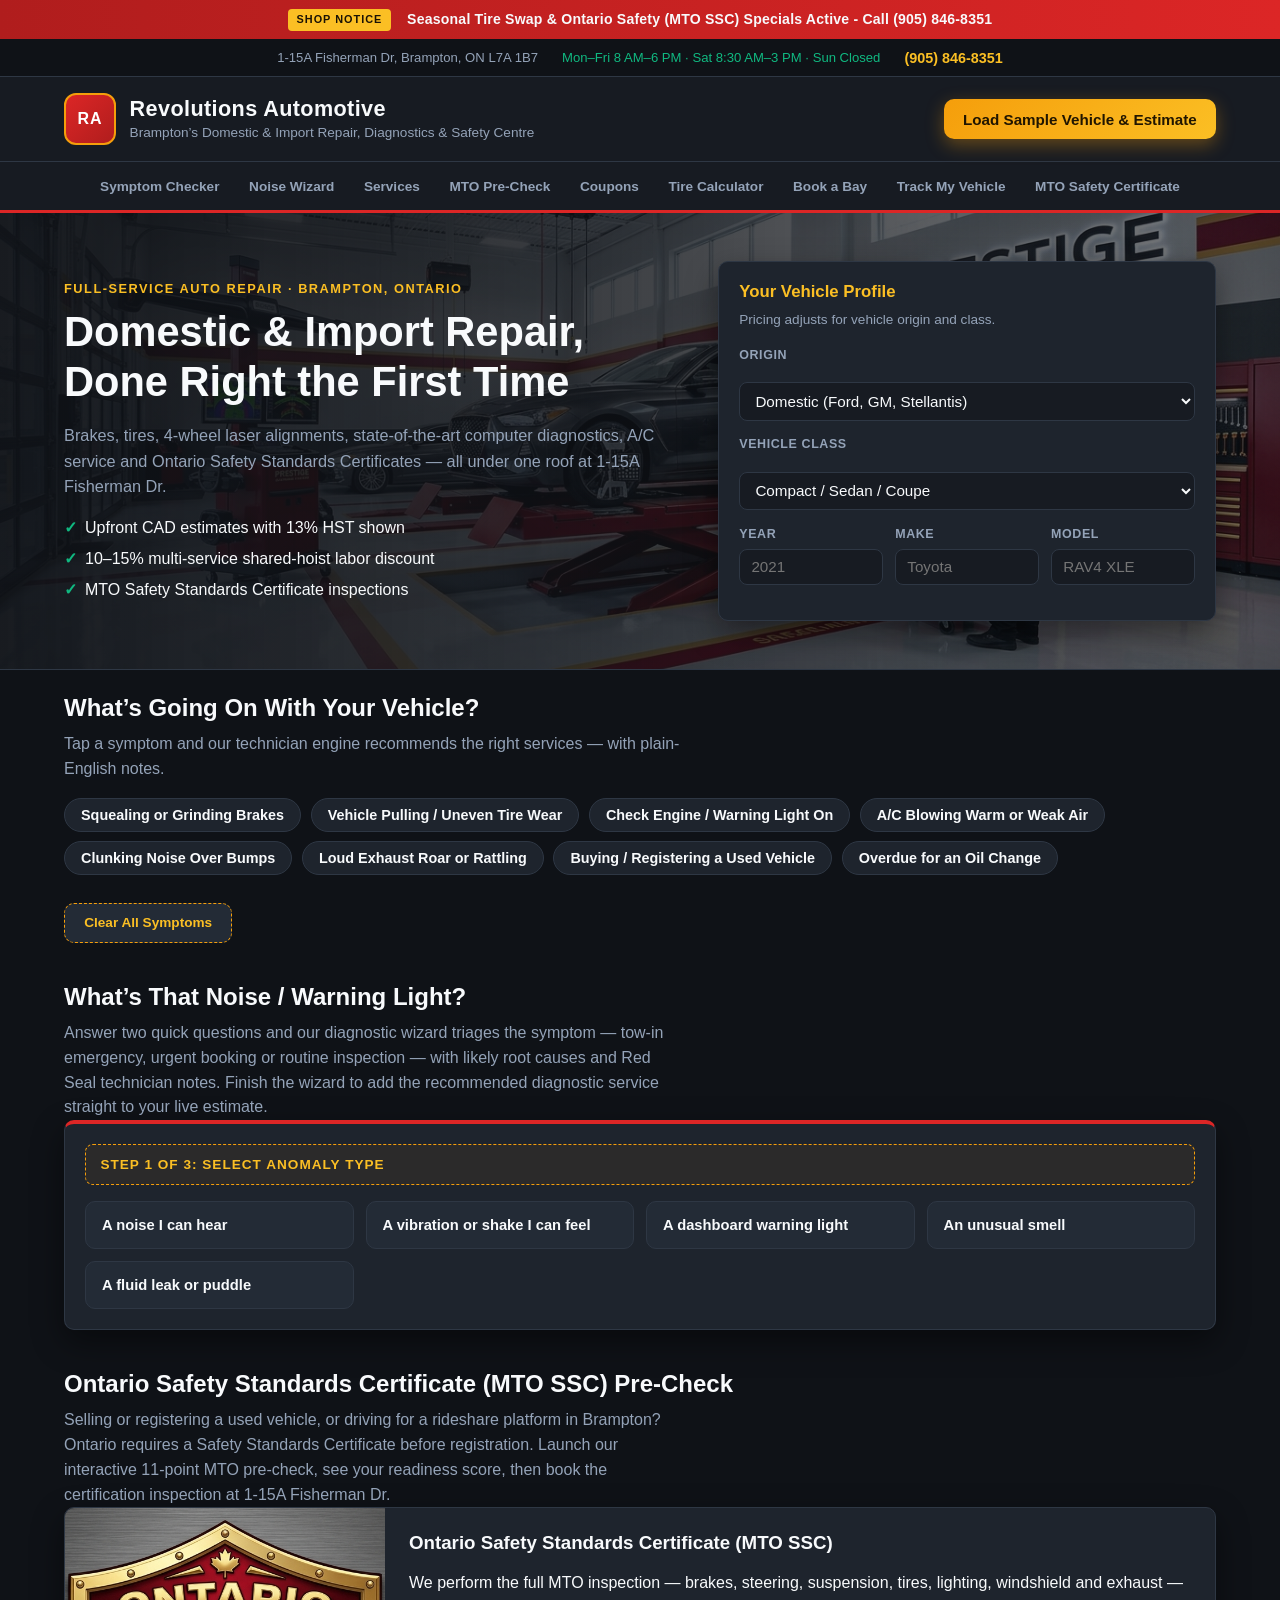
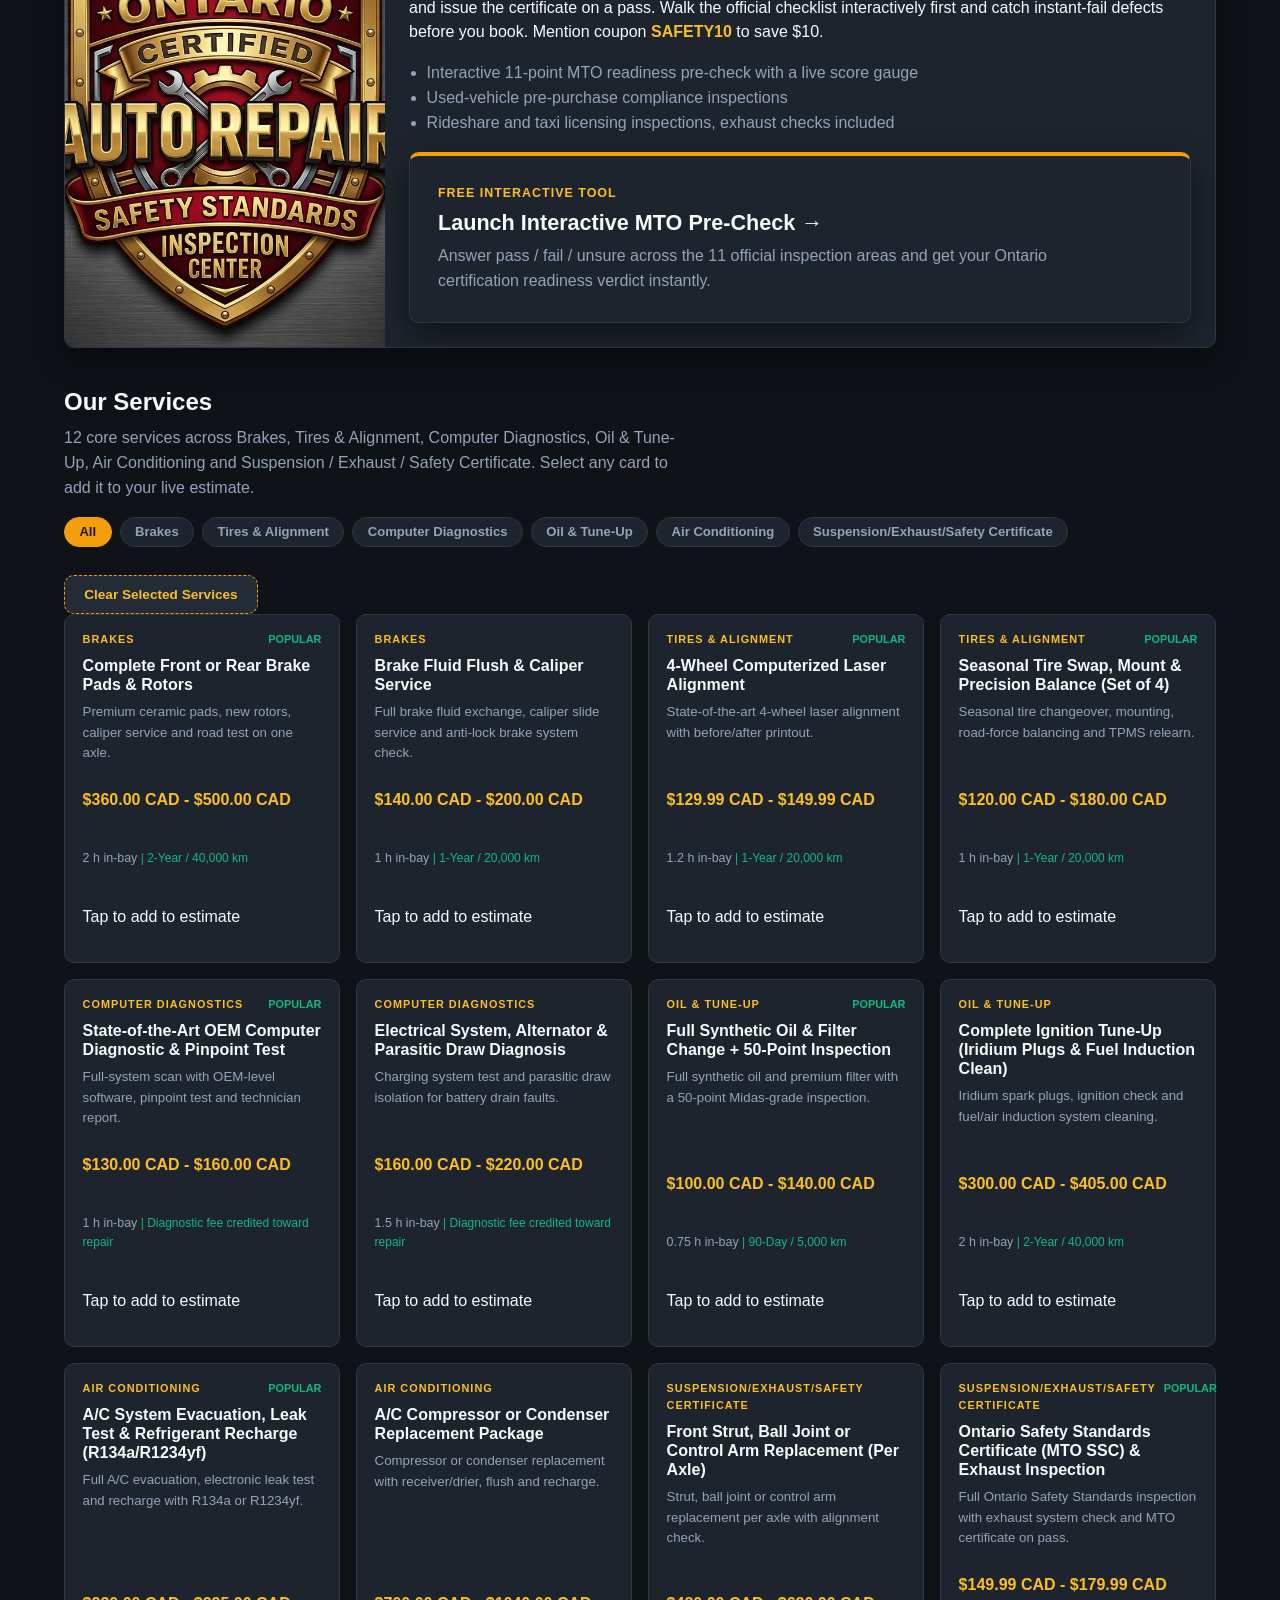
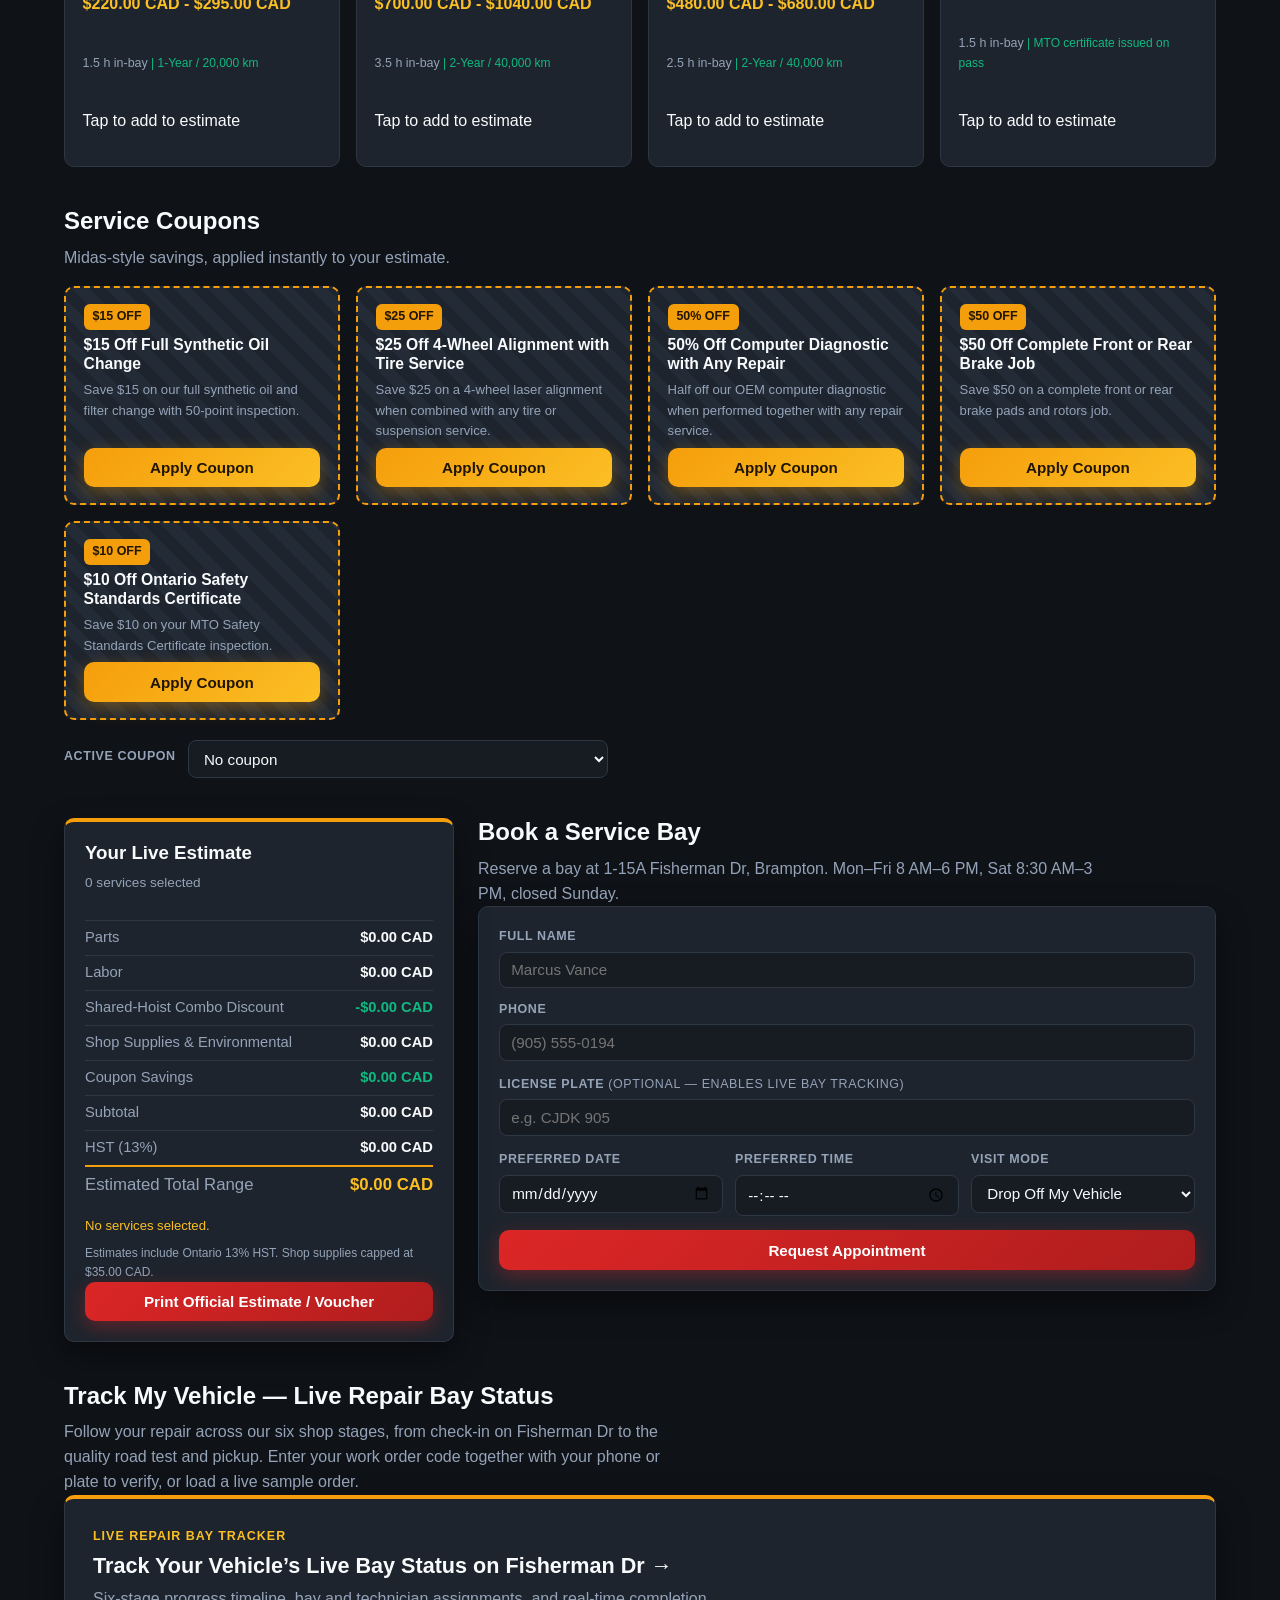
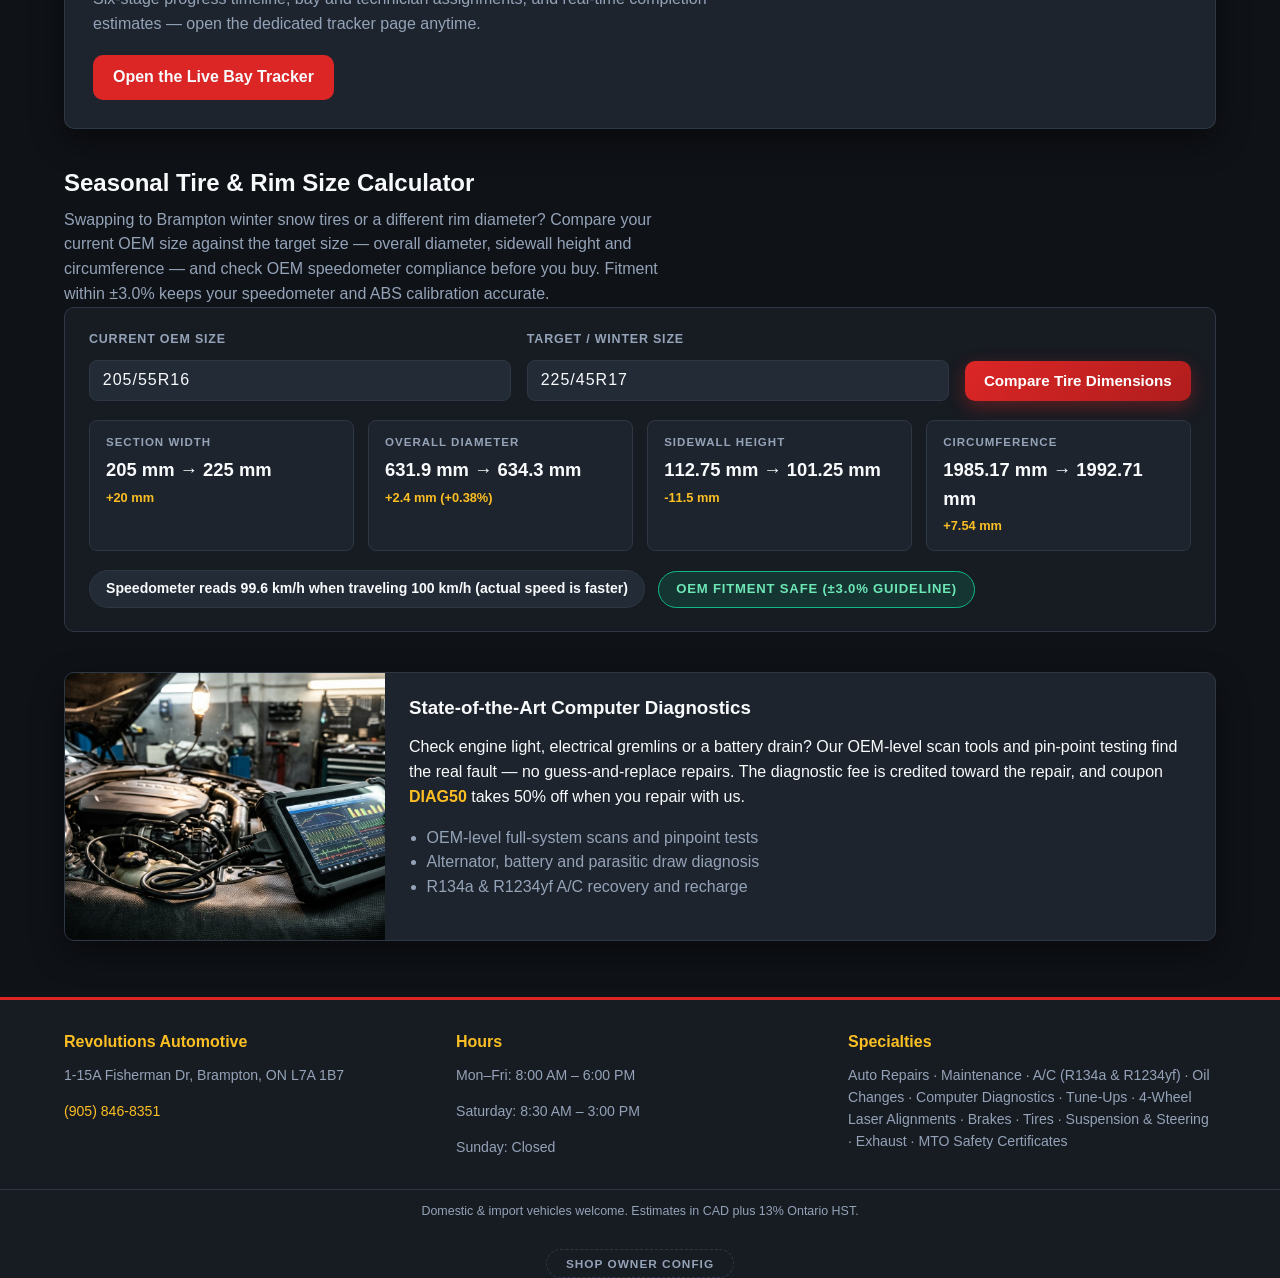
<file: index.html>
<!DOCTYPE html>
<html lang="en">
<head>
  <meta charset="UTF-8">
  <meta name="viewport" content="width=device-width, initial-scale=1.0">
  <title>Revolutions Automotive | Auto Repair, Diagnostics &amp; Tires in Brampton, ON</title>
  <meta name="description" content="Revolutions Automotive at 1-15A Fisherman Dr, Brampton, ON L7A 1B7. Full-service domestic &amp; import auto repair, computer diagnostics, 4-wheel laser alignments, brakes, tires, A/C and Ontario Safety Standards Certificates. Call (905) 846-8351.">
  <link rel="stylesheet" href="styles.css">
  <script type="application/ld+json" id="seo-schema-json">
  {
    "@context": "https://schema.org",
    "@type": "AutoRepair",
    "@id": "https://revolutionsautomotive.ca/#autorepair",
    "name": "Revolutions Automotive",
    "description": "Full-service auto repair, maintenance, computer diagnostics, 4-wheel laser alignments, brakes, tires, air conditioning (R134a & R1234yf) and Ontario Safety Standards Certificates (MTO SSC) in Brampton, ON.",
    "telephone": "+1-905-846-8351",
    "priceRange": "$$",
    "currenciesAccepted": "CAD",
    "paymentAccepted": "Cash, Debit, Visa, Mastercard, American Express",
    "address": {
      "@type": "PostalAddress",
      "streetAddress": "1-15A Fisherman Dr",
      "addressLocality": "Brampton",
      "addressRegion": "ON",
      "postalCode": "L7A 1B7",
      "addressCountry": "CA"
    },
    "geo": {
      "@type": "GeoCoordinates",
      "latitude": 43.7196,
      "longitude": -79.7946
    },
    "openingHours": ["Mo-Fr 08:00-18:00", "Sa 08:30-15:00"],
    "openingHoursSpecification": [
      {
        "@type": "OpeningHoursSpecification",
        "dayOfWeek": ["Monday", "Tuesday", "Wednesday", "Thursday", "Friday"],
        "opens": "08:00",
        "closes": "18:00"
      },
      {
        "@type": "OpeningHoursSpecification",
        "dayOfWeek": ["Saturday"],
        "opens": "08:30",
        "closes": "15:00"
      }
    ],
    "hasOfferCatalog": {
      "@type": "OfferCatalog",
      "name": "Revolutions Automotive Service Catalog",
      "itemListElement": [
        { "@type": "Offer", "priceCurrency": "CAD", "itemOffered": { "@type": "Service", "identifier": "brk_pads_rotors", "name": "Complete Front or Rear Brake Pads & Rotors", "category": "Brakes", "description": "Premium ceramic pads, new rotors, caliper service and road test on one axle." } },
        { "@type": "Offer", "priceCurrency": "CAD", "itemOffered": { "@type": "Service", "identifier": "brk_fluid_caliper", "name": "Brake Fluid Flush & Caliper Service", "category": "Brakes", "description": "Full brake fluid exchange, caliper slide service and anti-lock brake system check." } },
        { "@type": "Offer", "priceCurrency": "CAD", "itemOffered": { "@type": "Service", "identifier": "tir_align_4whl", "name": "4-Wheel Computerized Laser Alignment", "category": "Tires & Alignment", "description": "State-of-the-art 4-wheel laser alignment with before/after printout." } },
        { "@type": "Offer", "priceCurrency": "CAD", "itemOffered": { "@type": "Service", "identifier": "tir_mount_balance", "name": "Seasonal Tire Swap, Mount & Precision Balance (Set of 4)", "category": "Tires & Alignment", "description": "Seasonal tire changeover, mounting, road-force balancing and TPMS relearn." } },
        { "@type": "Offer", "priceCurrency": "CAD", "itemOffered": { "@type": "Service", "identifier": "diag_computer_scan", "name": "State-of-the-Art OEM Computer Diagnostic & Pinpoint Test", "category": "Computer Diagnostics", "description": "Full-system scan with OEM-level software, pinpoint test and technician report." } },
        { "@type": "Offer", "priceCurrency": "CAD", "itemOffered": { "@type": "Service", "identifier": "diag_elec_parasitic", "name": "Electrical System, Alternator & Parasitic Draw Diagnosis", "category": "Computer Diagnostics", "description": "Charging system test and parasitic draw isolation for battery drain faults." } },
        { "@type": "Offer", "priceCurrency": "CAD", "itemOffered": { "@type": "Service", "identifier": "oil_full_synth", "name": "Full Synthetic Oil & Filter Change + 50-Point Inspection", "category": "Oil & Tune-Up", "description": "Full synthetic oil and premium filter with a 50-point Midas-grade inspection." } },
        { "@type": "Offer", "priceCurrency": "CAD", "itemOffered": { "@type": "Service", "identifier": "tune_spark_induction", "name": "Complete Ignition Tune-Up (Iridium Plugs & Fuel Induction Clean)", "category": "Oil & Tune-Up", "description": "Iridium spark plugs, ignition check and fuel/air induction system cleaning." } },
        { "@type": "Offer", "priceCurrency": "CAD", "itemOffered": { "@type": "Service", "identifier": "ac_evac_recharge", "name": "A/C System Evacuation, Leak Test & Refrigerant Recharge (R134a/R1234yf)", "category": "Air Conditioning", "description": "Full A/C evacuation, electronic leak test and recharge with R134a or R1234yf." } },
        { "@type": "Offer", "priceCurrency": "CAD", "itemOffered": { "@type": "Service", "identifier": "ac_compressor_cond", "name": "A/C Compressor or Condenser Replacement Package", "category": "Air Conditioning", "description": "Compressor or condenser replacement with receiver/drier, flush and recharge." } },
        { "@type": "Offer", "priceCurrency": "CAD", "itemOffered": { "@type": "Service", "identifier": "sus_strut_control", "name": "Front Strut, Ball Joint or Control Arm Replacement (Per Axle)", "category": "Suspension/Exhaust/Safety Certificate", "description": "Strut, ball joint or control arm replacement per axle with alignment check." } },
        { "@type": "Offer", "priceCurrency": "CAD", "itemOffered": { "@type": "Service", "identifier": "mto_safety_exhaust", "name": "Ontario Safety Standards Certificate (MTO SSC) & Exhaust Inspection", "category": "Suspension/Exhaust/Safety Certificate", "description": "Full Ontario Safety Standards inspection with exhaust system check and MTO certificate on pass." } }
      ]
    }
  }
  </script>
</head>
<body>

  <div id="announcement-banner" class="announcement-banner" role="region" aria-label="Shop announcement">
    <span class="banner-flag">Shop Notice</span>
    <span id="announcement-banner-text">Brampton Drivers: Book Winter Tire Changeovers &amp; MTO Safety Inspections Early!</span>
  </div>

  <header class="site-header">
    <div class="utility-bar">
      <span id="shop-address-header" class="utility-item">1-15A Fisherman Dr, Brampton, ON L7A 1B7</span>
      <span id="shop-hours-badge" class="utility-item utility-hours">Mon&ndash;Fri 8 AM&ndash;6 PM &middot; Sat 8:30 AM&ndash;3 PM &middot; Sun Closed</span>
      <a id="shop-phone-header" class="utility-item utility-phone" href="tel:+19058468351">(905) 846-8351</a>
    </div>
    <div class="masthead">
      <div class="brand-block">
        <div class="brand-mark">RA</div>
        <div class="brand-text">
          <h1 class="brand-name">Revolutions Automotive</h1>
          <p class="brand-tagline">Brampton&rsquo;s Domestic &amp; Import Repair, Diagnostics &amp; Safety Centre</p>
        </div>
      </div>
      <button id="btn-load-sample" type="button" class="btn btn-sample">Load Sample Vehicle &amp; Estimate</button>
    </div>
    <nav class="quick-nav" aria-label="Page sections">
      <a href="#symptom-section">Symptom Checker</a>
      <a href="#wizard-section">Noise Wizard</a>
      <a href="#catalog-section">Services</a>
      <a href="#safety-precheck-section">MTO Pre-Check</a>
      <a href="#coupon-section">Coupons</a>
      <a href="#tire-calc-section">Tire Calculator</a>
      <a href="#booking-section">Book a Bay</a>
      <a href="#bay-tracker-section">Track My Vehicle</a>
      <a href="safety.html">MTO Safety Certificate</a>
    </nav>
  </header>

  <section class="hero" id="hero">
    <img class="hero-photo" src="assets/hero_bay.jpg" alt="State-of-the-art automotive repair and laser wheel alignment service bay at Revolutions Automotive">
    <div class="hero-inner">
      <div class="hero-copy">
        <p class="hero-kicker">Full-Service Auto Repair &middot; Brampton, Ontario</p>
        <h2 class="hero-headline">Domestic &amp; Import Repair, Done Right the First Time</h2>
        <p class="hero-sub">Brakes, tires, 4-wheel laser alignments, state-of-the-art computer diagnostics, A/C service and Ontario Safety Standards Certificates &mdash; all under one roof at 1-15A Fisherman Dr.</p>
        <ul class="hero-trust">
          <li>Upfront CAD estimates with 13% HST shown</li>
          <li>10&ndash;15% multi-service shared-hoist labor discount</li>
          <li>MTO Safety Standards Certificate inspections</li>
        </ul>
      </div>
      <div class="vehicle-profile-card" id="vehicle-profile">
        <h3 class="panel-title">Your Vehicle Profile</h3>
        <p class="panel-hint">Pricing adjusts for vehicle origin and class.</p>
        <div class="field-row">
          <label for="vehicle-origin-select">Origin</label>
          <select id="vehicle-origin-select">
            <option value="domestic">Domestic (Ford, GM, Stellantis)</option>
            <option value="asian_import">Asian Import (Toyota, Honda, Mazda)</option>
            <option value="euro_import">European Import (BMW, Audi, VW)</option>
          </select>
        </div>
        <div class="field-row">
          <label for="vehicle-class-select">Vehicle Class</label>
          <select id="vehicle-class-select">
            <option value="sedan">Compact / Sedan / Coupe</option>
            <option value="suv">Crossover / SUV / Minivan</option>
            <option value="truck">Pickup / Heavy SUV / Van</option>
          </select>
        </div>
        <div class="field-row field-row-3">
          <div>
            <label for="vehicle-year-input">Year</label>
            <input id="vehicle-year-input" type="number" min="1980" max="2027" placeholder="2021">
          </div>
          <div>
            <label for="vehicle-make-input">Make</label>
            <input id="vehicle-make-input" type="text" placeholder="Toyota">
          </div>
          <div>
            <label for="vehicle-model-input">Model</label>
            <input id="vehicle-model-input" type="text" placeholder="RAV4 XLE">
          </div>
        </div>
      </div>
    </div>
  </section>

  <main class="page-main">

    <section class="section" id="symptom-section">
      <header class="section-head">
        <h2>What&rsquo;s Going On With Your Vehicle?</h2>
        <p>Tap a symptom and our technician engine recommends the right services &mdash; with plain-English notes.</p>
      </header>
      <div class="chip-row-wrap">
        <div id="symptom-chips" class="chip-row" aria-label="Vehicle symptoms"></div>
        <button id="btn-clear-symptoms" type="button" class="btn btn-sample-alt btn-clear-chips">Clear All Symptoms</button>
      </div>
      <div id="symptom-recommendations" class="symptom-recommendations" aria-live="polite"></div>
    </section>

    <section class="section" id="wizard-section">
      <header class="section-head">
        <h2>What&rsquo;s That Noise / Warning Light?</h2>
        <p>Answer two quick questions and our diagnostic wizard triages the symptom &mdash; tow-in emergency, urgent booking or routine inspection &mdash; with likely root causes and Red Seal technician notes. Finish the wizard to add the recommended diagnostic service straight to your live estimate.</p>
      </header>
      <div id="wizard-container" class="wizard-container" role="region" aria-label="Interactive diagnostic wizard">
        <div id="wizard-step-indicator" class="wizard-step-indicator" aria-live="polite">Step 1 of 3 &mdash; Select the anomaly you are experiencing</div>
        <div id="wizard-options" class="wizard-options" role="group" aria-label="Diagnostic wizard answer options"></div>
        <div id="wizard-result-card" class="wizard-result-card" aria-live="polite" hidden>
          <button id="btn-wizard-add-service" type="button" class="btn btn-wizard-cta">Add Diagnostic Service to Estimate</button>
        </div>
      </div>
    </section>

    <section class="section" id="safety-precheck-section">
      <header class="section-head">
        <h2>Ontario Safety Standards Certificate (MTO SSC) Pre-Check</h2>
        <p>Selling or registering a used vehicle, or driving for a rideshare platform in Brampton? Ontario requires a Safety Standards Certificate before registration. Launch our interactive 11-point MTO pre-check, see your readiness score, then book the certification inspection at 1-15A Fisherman Dr.</p>
      </header>
      <article class="showcase-card">
        <img src="assets/safety_badge.jpg" alt="Ontario Certified Auto Repair and Safety Standards Inspection Center emblem" class="showcase-img">
        <div class="showcase-body">
          <h3>Ontario Safety Standards Certificate (MTO SSC)</h3>
          <p>We perform the full MTO inspection &mdash; brakes, steering, suspension, tires, lighting, windshield and exhaust &mdash; and issue the certificate on a pass. Walk the official checklist interactively first and catch instant-fail defects before you book. Mention coupon <strong>SAFETY10</strong> to save $10.</p>
          <ul>
            <li>Interactive 11-point MTO readiness pre-check with a live score gauge</li>
            <li>Used-vehicle pre-purchase compliance inspections</li>
            <li>Rideshare and taxi licensing inspections, exhaust checks included</li>
          </ul>
          <a class="safety-banner-card" href="safety.html">
            <span class="safety-banner-kicker">Free Interactive Tool</span>
            <span class="safety-banner-title">Launch Interactive MTO Pre-Check &rarr;</span>
            <span class="safety-banner-sub">Answer pass / fail / unsure across the 11 official inspection areas and get your Ontario certification readiness verdict instantly.</span>
          </a>
        </div>
      </article>
      <div class="safety-layout" hidden>
        <div id="safety-checklist-container" class="safety-checklist-container" aria-label="Ontario MTO inspection pre-check checklist"></div>
        <aside class="safety-verdict" aria-label="Readiness verdict">
          <div id="safety-score-gauge" class="safety-score-gauge" role="status">
            <span class="gauge-percent">0%</span>
            <span class="gauge-label">Readiness Score</span>
          </div>
          <div id="safety-summary-alert" class="safety-summary-alert" aria-live="polite"></div>
          <button id="btn-safety-book-inspection" type="button" class="btn btn-primary">Book Official MTO Safety Inspection</button>
          <button id="btn-safety-reset" type="button" class="btn btn-sample-alt">Reset Pre-Check</button>
          <button id="btn-safety-cancel" type="button" class="btn btn-sample-alt">Cancel</button>
        </aside>
      </div>
    </section>

    <section class="section" id="catalog-section">
      <header class="section-head">
        <h2>Our Services</h2>
        <p>12 core services across Brakes, Tires &amp; Alignment, Computer Diagnostics, Oil &amp; Tune-Up, Air Conditioning and Suspension / Exhaust / Safety Certificate. Select any card to add it to your live estimate.</p>
      </header>
      <div class="filter-bar-row">
        <div id="category-filter-bar" class="filter-bar" role="tablist" aria-label="Service categories"></div>
        <button id="btn-clear-services" type="button" class="btn btn-sample-alt btn-clear-services">Clear Selected Services</button>
      </div>
      <div id="service-grid" class="service-grid" aria-label="Service catalog"></div>
    </section>

    <section class="section" id="coupon-section">
      <header class="section-head">
        <h2>Service Coupons</h2>
        <p>Midas-style savings, applied instantly to your estimate.</p>
      </header>
      <div id="coupon-wallet-grid" class="coupon-wallet" aria-label="Coupon wallet"></div>
      <div class="coupon-select-row">
        <label for="coupon-select">Active coupon</label>
        <select id="coupon-select">
          <option value="">No coupon</option>
          <option value="SYNTH15">SYNTH15 &mdash; $15 Off Full Synthetic Oil Change</option>
          <option value="ALIGN25">ALIGN25 &mdash; $25 Off 4-Wheel Alignment with Tire Service</option>
          <option value="DIAG50">DIAG50 &mdash; 50% Off Computer Diagnostic with Repair</option>
          <option value="BRAKE50">BRAKE50 &mdash; $50 Off Complete Brake Job</option>
          <option value="SAFETY10">SAFETY10 &mdash; $10 Off Ontario Safety Standards Certificate</option>
        </select>
      </div>
    </section>

    <div class="workspace" id="estimate-workspace">
      <aside id="estimate-summary-card" class="estimate-card" aria-label="Live estimate summary">
        <h3>Your Live Estimate</h3>
        <p id="est-selected-count" class="est-count">0 services selected</p>
        <ul id="est-line-items" class="est-line-items"></ul>
        <dl class="est-rows">
          <div class="est-row"><dt>Parts</dt><dd id="est-parts">$0.00 CAD</dd></div>
          <div class="est-row"><dt>Labor</dt><dd id="est-labor">$0.00 CAD</dd></div>
          <div class="est-row est-row-discount"><dt>Shared-Hoist Combo Discount</dt><dd id="est-combo-discount">&minus;$0.00 CAD</dd></div>
          <div class="est-row"><dt>Shop Supplies &amp; Environmental</dt><dd id="est-shop-supplies">$0.00 CAD</dd></div>
          <div class="est-row est-row-discount"><dt>Coupon Savings</dt><dd id="est-discount">&minus;$0.00 CAD</dd></div>
          <div class="est-row"><dt>Subtotal</dt><dd id="est-subtotal">$0.00 CAD</dd></div>
          <div class="est-row"><dt>HST (13%)</dt><dd id="est-hst">$0.00 CAD</dd></div>
          <div class="est-row est-row-total"><dt>Estimated Total Range</dt><dd id="est-total-range">$0.00&ndash;$0.00 CAD</dd></div>
        </dl>
        <p id="est-coupon-status" class="est-coupon-status">No coupon selected.</p>
        <p class="est-fineprint">Estimates include Ontario 13% HST. Shop supplies capped at $35.00 CAD.</p>
        <button id="btn-print-estimate" type="button" class="btn btn-primary btn-print-estimate">Print Official Estimate / Voucher</button>
      </aside>

      <section class="section section-booking" id="booking-section">
        <header class="section-head">
          <h2>Book a Service Bay</h2>
          <p>Reserve a bay at 1-15A Fisherman Dr, Brampton. Mon&ndash;Fri 8 AM&ndash;6 PM, Sat 8:30 AM&ndash;3 PM, closed Sunday.</p>
        </header>
        <form id="booking-form" class="booking-form" novalidate>
          <div class="field-row">
            <div>
              <label for="cust-name">Full Name</label>
              <input id="cust-name" type="text" autocomplete="name" placeholder="Marcus Vance">
            </div>
            <div>
              <label for="cust-phone">Phone</label>
              <input id="cust-phone" type="tel" autocomplete="tel" placeholder="(905) 555-0194">
            </div>
          </div>
          <div class="field-row">
            <div>
              <label for="cust-plate">License Plate <span class="field-hint">(Optional &mdash; Enables Live Bay Tracking)</span></label>
              <input type="text" id="cust-plate" name="plate" placeholder="e.g. CJDK 905" maxlength="10">
            </div>
          </div>
          <div class="field-row field-row-3">
            <div>
              <label for="booking-date">Preferred Date</label>
              <input id="booking-date" type="date">
            </div>
            <div>
              <label for="booking-time">Preferred Time</label>
              <input id="booking-time" type="time" step="900">
            </div>
            <div>
              <label for="booking-mode">Visit Mode</label>
              <select id="booking-mode">
                <option value="drop_off">Drop Off My Vehicle</option>
                <option value="wait_in_lounge">Wait In Our Lounge</option>
              </select>
            </div>
          </div>
          <button id="booking-submit-btn" type="submit" class="btn btn-primary">Request Appointment</button>
          <div id="booking-feedback" class="booking-feedback" aria-live="polite"></div>
        </form>
      </section>
    </div>

    <section class="section" id="bay-tracker-section">
      <header class="section-head">
        <h2>Track My Vehicle &mdash; Live Repair Bay Status</h2>
        <p>Follow your repair across our six shop stages, from check-in on Fisherman Dr to the quality road test and pickup. Enter your work order code together with your phone or plate to verify, or load a live sample order.</p>
      </header>
      <a class="tracker-banner-card" href="track.html">
        <span class="tracker-banner-kicker">Live Repair Bay Tracker</span>
        <span class="tracker-banner-title">Track Your Vehicle&rsquo;s Live Bay Status on Fisherman Dr &rarr;</span>
        <span class="tracker-banner-sub">Six-stage progress timeline, bay and technician assignments, and real-time completion estimates &mdash; open the dedicated tracker page anytime.</span>
        <span class="tracker-banner-cta">Open the Live Bay Tracker</span>
      </a>
      <div class="tracker-panel" hidden>
        <div class="tracker-form">
          <div class="tracker-field">
            <label for="tracker-input-code">Work Order Code</label>
            <input id="tracker-input-code" type="text" placeholder="REV-2048" autocomplete="off">
          </div>
          <div class="tracker-field">
            <label for="tracker-input-phone">Phone or Plate</label>
            <input id="tracker-input-phone" type="text" placeholder="Phone or Plate" autocomplete="off">
          </div>
          <button id="btn-track-vehicle" type="button" class="btn btn-primary btn-track">Track My Vehicle</button>
          <button id="btn-track-clear" type="button" class="btn btn-sample-alt btn-track-clear">Clear / Reset Search</button>
        </div>
        <div id="tracker-demo-tools" class="tracker-demo-tools is-collapsed">
          <button id="btn-toggle-demo" type="button" class="btn btn-sample-alt btn-toggle-demo">Staff / Demo Presets &darr;</button>
          <div class="tracker-samples">
            <button id="btn-track-sample-1" type="button" class="btn btn-sample-alt">Load REV-2048: In Bay</button>
            <button id="btn-track-sample-2" type="button" class="btn btn-sample-alt">Load REV-3105: Parts Ordered</button>
          </div>
        </div>
        <div id="tracker-feedback" class="tracker-feedback" aria-live="polite"></div>
        <ol id="tracker-status-timeline" class="tracker-status-timeline" aria-label="Repair progress stages">
          <li class="tl-step">Checked In</li>
          <li class="tl-step">Inspection &amp; Diagnostics</li>
          <li class="tl-step">Parts Ordered</li>
          <li class="tl-step">In Bay / Repairing</li>
          <li class="tl-step">Quality &amp; Alignment</li>
          <li class="tl-step">Ready for Pickup</li>
        </ol>
        <div id="tracker-technician-notes" class="tracker-technician-notes" aria-live="polite"></div>
      </div>
    </section>

    <section class="section" id="tire-calc-section" aria-labelledby="tire-calc-heading">
      <header class="section-head">
        <h2 id="tire-calc-heading">Seasonal Tire &amp; Rim Size Calculator</h2>
        <p>Swapping to Brampton winter snow tires or a different rim diameter? Compare your current OEM size against the target size &mdash; overall diameter, sidewall height and circumference &mdash; and check OEM speedometer compliance before you buy. Fitment within &plusmn;3.0% keeps your speedometer and ABS calibration accurate.</p>
      </header>
      <div class="tire-calc-panel">
        <div class="tire-calc-form">
          <div class="tire-field">
            <label for="tire-input-current">Current OEM Size</label>
            <input type="text" id="tire-input-current" value="205/55R16" placeholder="205/55R16" autocomplete="off">
          </div>
          <div class="tire-field">
            <label for="tire-input-target">Target / Winter Size</label>
            <input type="text" id="tire-input-target" value="225/45R17" placeholder="225/45R17" autocomplete="off">
          </div>
          <button id="btn-calc-tires" type="button" class="btn btn-primary">Compare Tire Dimensions</button>
        </div>
        <div id="tire-comparison-results" class="tire-comparison-results" aria-live="polite"></div>
        <div class="tire-badges">
          <div id="tire-speedo-diff" class="tire-speedo-chip">Speedometer at 100 km/h: &mdash;</div>
          <span id="tire-fitment-badge" class="fitment-badge is-safe">SAFE FITMENT (&le; 3.0%)</span>
        </div>
      </div>
    </section>

    <section class="section showcase" id="safety-showcase">
      <article class="showcase-card">
        <img src="assets/diagnostics_tech.jpg" alt="State-of-the-art automotive computer diagnostic scanner connected to a modern engine bay" class="showcase-img">
        <div class="showcase-body">
          <h3>State-of-the-Art Computer Diagnostics</h3>
          <p>Check engine light, electrical gremlins or a battery drain? Our OEM-level scan tools and pin-point testing find the real fault &mdash; no guess-and-replace repairs. The diagnostic fee is credited toward the repair, and coupon <strong>DIAG50</strong> takes 50% off when you repair with us.</p>
          <ul>
            <li>OEM-level full-system scans and pinpoint tests</li>
            <li>Alternator, battery and parasitic draw diagnosis</li>
            <li>R134a &amp; R1234yf A/C recovery and recharge</li>
          </ul>
        </div>
      </article>
    </section>

  </main>

  <footer class="site-footer">
    <div class="footer-inner">
      <div>
        <h4>Revolutions Automotive</h4>
        <p>1-15A Fisherman Dr, Brampton, ON L7A 1B7</p>
        <p><a href="tel:+19058468351">(905) 846-8351</a></p>
      </div>
      <div>
        <h4>Hours</h4>
        <p>Mon&ndash;Fri: 8:00 AM &ndash; 6:00 PM</p>
        <p>Saturday: 8:30 AM &ndash; 3:00 PM</p>
        <p>Sunday: Closed</p>
      </div>
      <div>
        <h4>Specialties</h4>
        <p>Auto Repairs &middot; Maintenance &middot; A/C (R134a &amp; R1234yf) &middot; Oil Changes &middot; Computer Diagnostics &middot; Tune-Ups &middot; 4-Wheel Laser Alignments &middot; Brakes &middot; Tires &middot; Suspension &amp; Steering &middot; Exhaust &middot; MTO Safety Certificates</p>
      </div>
    </div>
    <p class="footer-legal">Domestic &amp; import vehicles welcome. Estimates in CAD plus 13% Ontario HST.</p>
    <button id="owner-drawer-toggle" type="button" class="owner-drawer-toggle" aria-controls="owner-drawer" aria-expanded="false">Shop Owner Config</button>
  </footer>

  <aside id="owner-drawer" class="owner-drawer" aria-label="Shop Owner Configuration Drawer" hidden>
    <div class="owner-auth">
      <h3 class="owner-drawer-title">Shop Owner Admin</h3>
      <p class="owner-hint">Enter the shop PIN to unlock live rate and banner overrides.</p>
      <label for="owner-pin-input">Shop PIN</label>
      <input type="password" id="owner-pin-input" maxlength="8" inputmode="numeric" placeholder="Enter 4-digit Shop PIN" autocomplete="off">
      <button id="btn-owner-unlock" type="button" class="btn btn-primary">Unlock Shop Admin</button>
    </div>
    <div id="owner-panel-content" class="owner-panel-content" hidden>
      <div class="owner-field">
        <label for="owner-labor-rate-input">Hourly Labor Rate (CAD/hr)</label>
        <input type="number" id="owner-labor-rate-input" step="5" min="50" max="300" value="130.00">
      </div>
      <div class="owner-field">
        <label for="owner-supplies-cap-input">Shop Supplies Cap (CAD)</label>
        <input type="number" id="owner-supplies-cap-input" step="5" min="0" max="150" value="35.00">
      </div>
      <div class="owner-field">
        <label for="owner-banner-text-input">Announcement Banner Text</label>
        <input type="text" id="owner-banner-text-input" placeholder="Update top banner announcement">
      </div>
      <div class="owner-actions">
        <button id="btn-owner-save" type="button" class="btn btn-primary">Save Config Overrides</button>
        <button id="btn-owner-export-csv" type="button" class="btn btn-sample-alt">Export Bookings to CSV</button>
      </div>
    </div>
    <div id="owner-status-feedback" class="owner-status-feedback" role="status" aria-live="polite"></div>
  </aside>

  <div id="voucher-modal" class="modal-overlay" role="dialog" aria-modal="true" aria-labelledby="voucher-modal-title" hidden>
    <div class="voucher-modal-frame">
      <div class="voucher-modal-actions">
        <button id="btn-print-voucher" type="button" class="btn btn-primary">Print Voucher / Save as PDF</button>
        <button id="btn-close-voucher" type="button" class="btn btn-sample-alt">Close</button>
      </div>
      <article id="voucher-print-area" class="voucher-sheet">
        <header class="voucher-sheet-head">
          <div class="voucher-brand">
            <div class="brand-mark">RA</div>
            <div>
              <h3 id="voucher-modal-title">Revolutions Automotive &mdash; Official Service Estimate Voucher</h3>
              <p>1-15A Fisherman Dr, Brampton, ON L7A 1B7 &middot; (905) 846-8351</p>
            </div>
          </div>
        </header>
        <p class="voucher-code-line">Voucher Code: <span id="voucher-code-display" class="voucher-code">REV-VOUCH----</span></p>
        <p class="voucher-expiry-line">Valid until: <span id="voucher-expiry-date">&mdash;</span></p>
        <table class="voucher-table">
          <thead>
            <tr><th>Service</th><th>Parts</th><th>Labor</th></tr>
          </thead>
          <tbody id="voucher-line-items">
            <tr><td colspan="3">No services selected yet &mdash; build an estimate to print.</td></tr>
          </tbody>
        </table>
        <dl class="voucher-totals">
          <div><dt>Shop Supplies &amp; Environmental</dt><dd id="voucher-supplies">&mdash;</dd></div>
          <div><dt>Subtotal</dt><dd id="voucher-subtotal">&mdash;</dd></div>
          <div><dt>HST (13%)</dt><dd id="voucher-hst">&mdash;</dd></div>
          <div class="voucher-total-row"><dt>Estimated Total Range (CAD)</dt><dd id="voucher-total">&mdash;</dd></div>
        </dl>
        <p class="voucher-disclaimer">Estimate valid for 30 days from issue. Services carry the shop warranty stated per line item; parts and labor warranties honored at Revolutions Automotive, 1-15A Fisherman Dr, Brampton, ON. Shop supplies billed at 5% of labor, capped at $35.00 CAD. Prices in CAD plus 13% Ontario HST and subject to vehicle inspection. Cannot be combined with other offers unless specified. Present this voucher at time of service.</p>
      </article>
    </div>
  </div>

  <div id="toast-notification" class="toast-notification" role="status" aria-live="polite"></div>

  <script src="revolutions_engine.js"></script>
  <script src="app.js"></script>
</body>
</html>
</file>
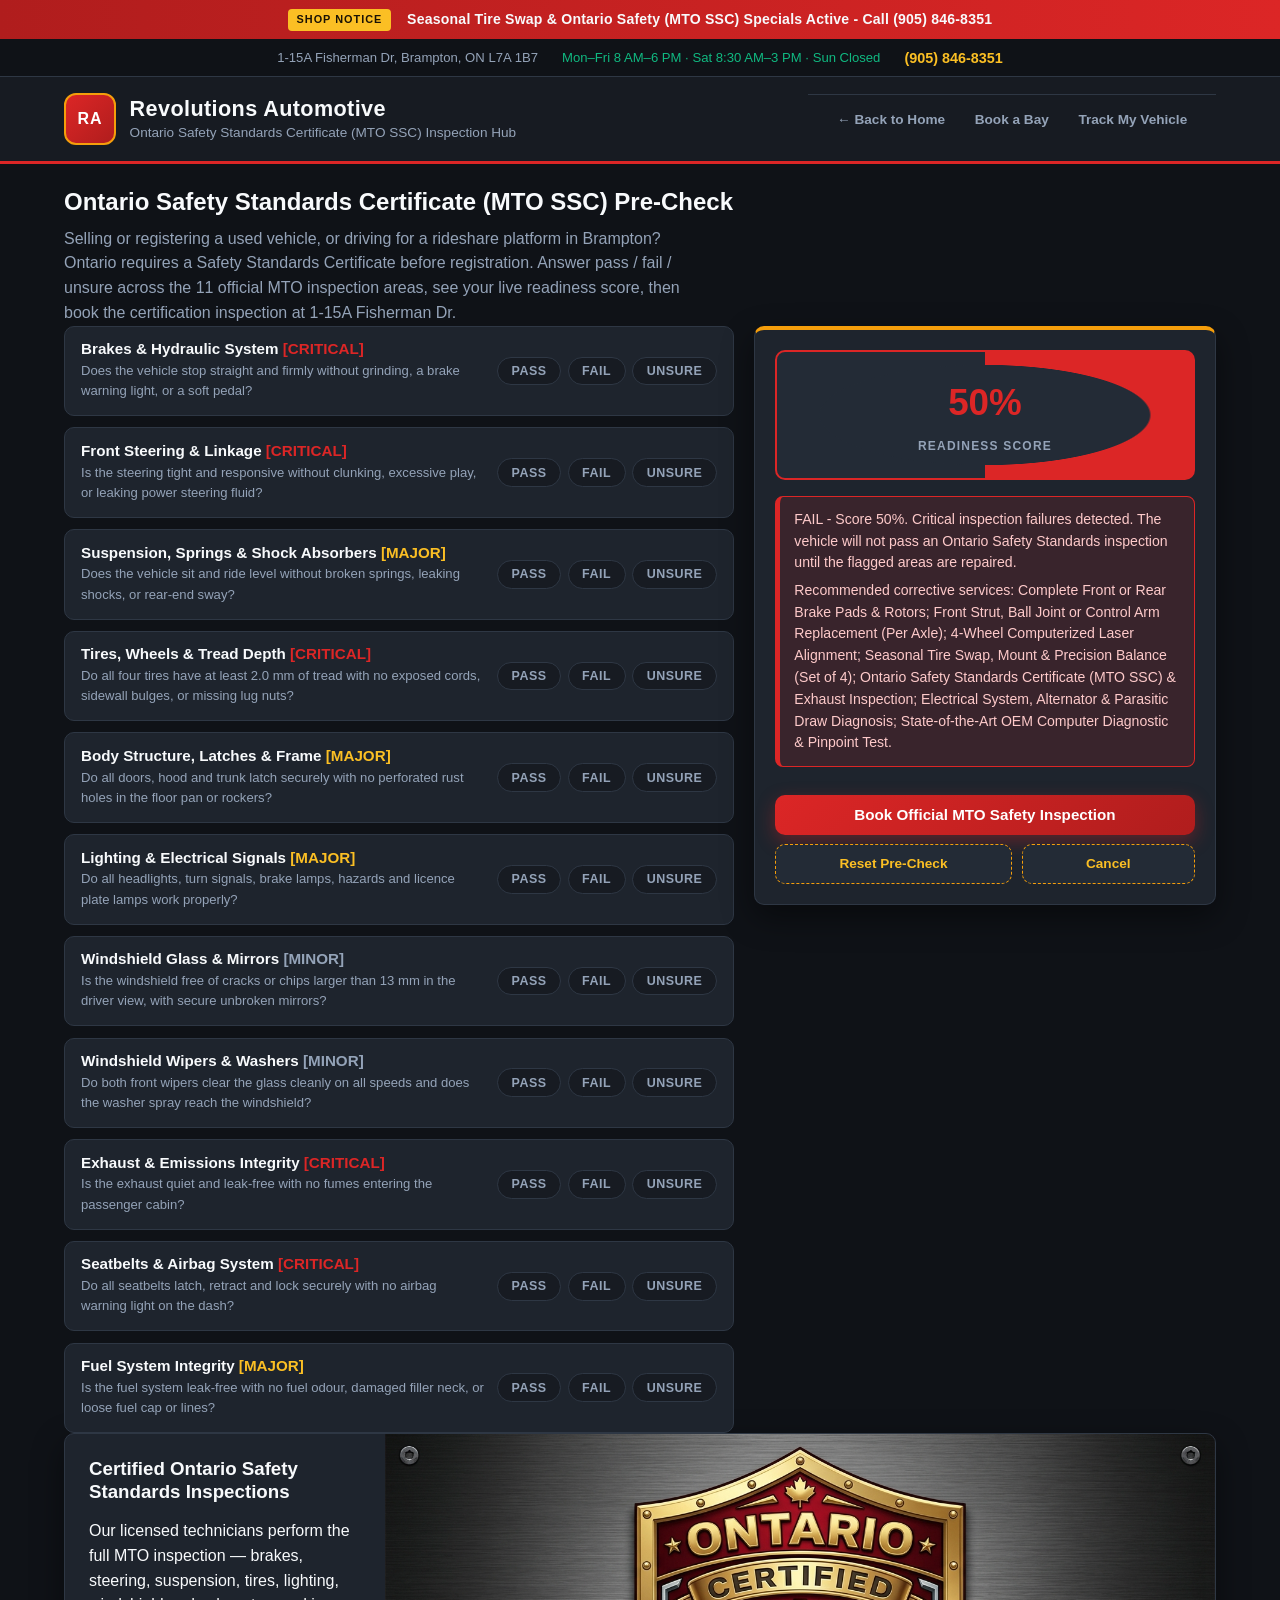
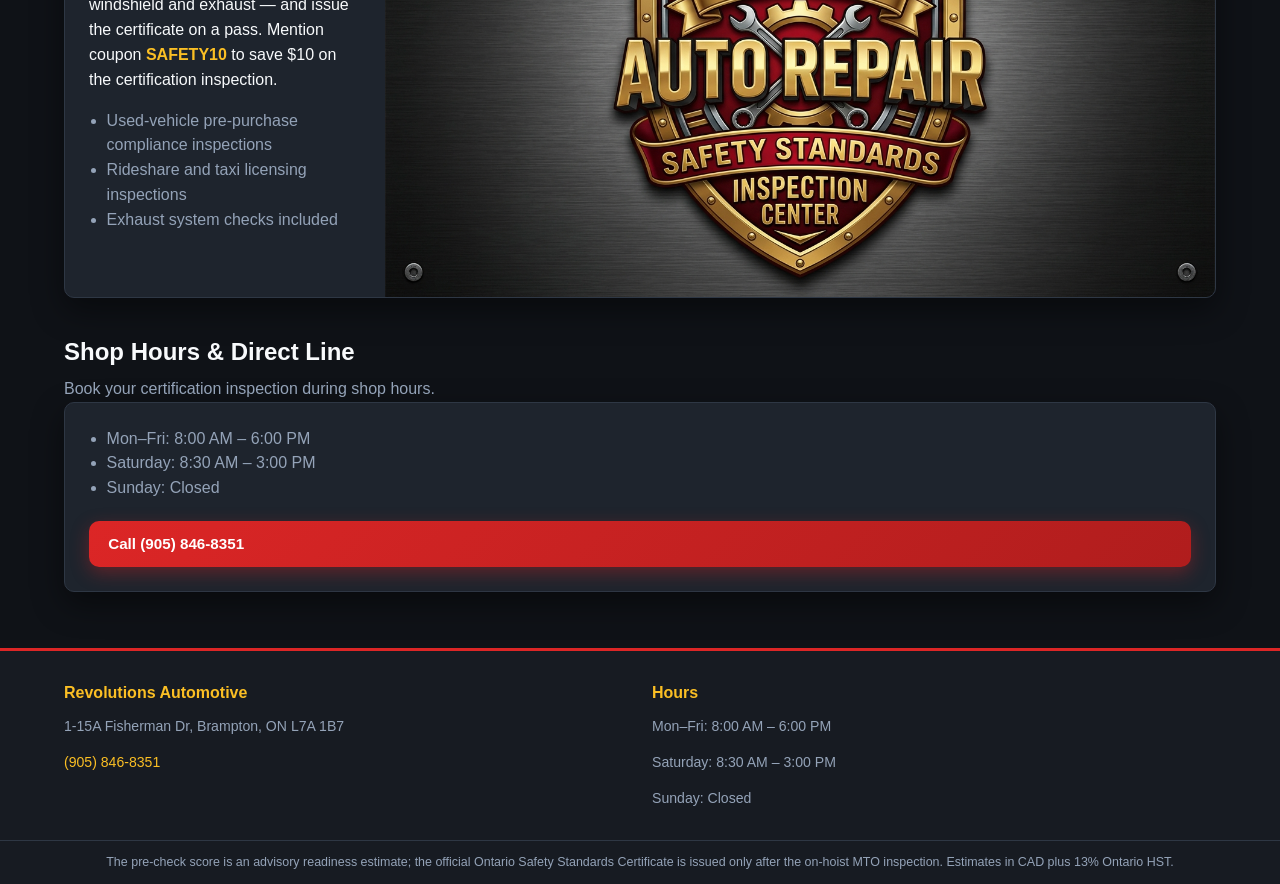
<file: safety.html>
<!DOCTYPE html>
<html lang="en">
<head>
  <meta charset="UTF-8">
  <meta name="viewport" content="width=device-width, initial-scale=1.0">
  <title>Ontario Safety Standards Certificate (MTO SSC) Pre-Check | Revolutions Automotive, Brampton ON</title>
  <meta name="description" content="Walk the official 11-point Ontario MTO Safety Standards Certificate pre-check with Revolutions Automotive in Brampton, ON. Get your readiness score and book the certification inspection. Call (905) 846-8351.">
  <link rel="stylesheet" href="styles.css">
</head>
<body>

  <div id="announcement-banner" class="announcement-banner" role="region" aria-label="Shop announcement">
    <span class="banner-flag">Shop Notice</span>
    <span id="announcement-banner-text">Brampton Drivers: Book Winter Tire Changeovers &amp; MTO Safety Inspections Early!</span>
  </div>

  <header class="site-header">
    <div class="utility-bar">
      <span id="shop-address-header" class="utility-item">1-15A Fisherman Dr, Brampton, ON L7A 1B7</span>
      <span id="shop-hours-badge" class="utility-item utility-hours">Mon&ndash;Fri 8 AM&ndash;6 PM &middot; Sat 8:30 AM&ndash;3 PM &middot; Sun Closed</span>
      <a id="shop-phone-header" class="utility-item utility-phone" href="tel:+19058468351">(905) 846-8351</a>
    </div>
    <div class="masthead">
      <div class="brand-block">
        <div class="brand-mark">RA</div>
        <div class="brand-text">
          <h1 class="brand-name">Revolutions Automotive</h1>
          <p class="brand-tagline">Ontario Safety Standards Certificate (MTO SSC) Inspection Hub</p>
        </div>
      </div>
      <nav class="quick-nav" aria-label="Safety hub navigation">
        <a href="index.html">&larr; Back to Home</a>
        <a href="index.html#booking-section">Book a Bay</a>
        <a href="track.html">Track My Vehicle</a>
      </nav>
    </div>
  </header>

  <main class="page-main">
    <section class="section" id="safety-precheck-section">
      <header class="section-head">
        <h2>Ontario Safety Standards Certificate (MTO SSC) Pre-Check</h2>
        <p>Selling or registering a used vehicle, or driving for a rideshare platform in Brampton? Ontario requires a Safety Standards Certificate before registration. Answer pass / fail / unsure across the 11 official MTO inspection areas, see your live readiness score, then book the certification inspection at 1-15A Fisherman Dr.</p>
      </header>
      <div class="safety-layout">
        <div id="safety-checklist-container" class="safety-checklist-container" aria-label="Ontario MTO inspection pre-check checklist"></div>
        <aside class="safety-verdict" aria-label="Readiness verdict">
          <div id="safety-score-gauge" class="safety-score-gauge" role="status">
            <span class="gauge-percent">0%</span>
            <span class="gauge-label">Readiness Score</span>
          </div>
          <div id="safety-summary-alert" class="safety-summary-alert" aria-live="polite"></div>
          <div class="safety-actions">
            <button id="btn-safety-book-inspection" type="button" class="btn btn-primary">Book Official MTO Safety Inspection</button>
            <button id="btn-safety-reset" type="button" class="btn btn-sample-alt">Reset Pre-Check</button>
            <button id="btn-safety-cancel" type="button" class="btn btn-sample-alt">Cancel</button>
          </div>
        </aside>
      </div>
      <article class="showcase-card showcase-card-reverse">
        <img src="assets/safety_badge.jpg" alt="Ontario Certified Auto Repair and Safety Standards Inspection Center emblem" class="showcase-img">
        <div class="showcase-body">
          <h3>Certified Ontario Safety Standards Inspections</h3>
          <p>Our licensed technicians perform the full MTO inspection &mdash; brakes, steering, suspension, tires, lighting, windshield and exhaust &mdash; and issue the certificate on a pass. Mention coupon <strong>SAFETY10</strong> to save $10 on the certification inspection.</p>
          <ul>
            <li>Used-vehicle pre-purchase compliance inspections</li>
            <li>Rideshare and taxi licensing inspections</li>
            <li>Exhaust system checks included</li>
          </ul>
        </div>
      </article>
    </section>

    <section class="section" id="safety-shop-info">
      <header class="section-head">
        <h2>Shop Hours &amp; Direct Line</h2>
        <p>Book your certification inspection during shop hours.</p>
      </header>
      <div class="tracker-shop-card">
        <ul>
          <li>Mon&ndash;Fri: 8:00 AM &ndash; 6:00 PM</li>
          <li>Saturday: 8:30 AM &ndash; 3:00 PM</li>
          <li>Sunday: Closed</li>
        </ul>
        <a class="btn btn-primary" href="tel:+19058468351">Call (905) 846-8351</a>
      </div>
    </section>
  </main>

  <footer class="site-footer">
    <div class="footer-inner">
      <div>
        <h4>Revolutions Automotive</h4>
        <p>1-15A Fisherman Dr, Brampton, ON L7A 1B7</p>
        <p><a href="tel:+19058468351">(905) 846-8351</a></p>
      </div>
      <div>
        <h4>Hours</h4>
        <p>Mon&ndash;Fri: 8:00 AM &ndash; 6:00 PM</p>
        <p>Saturday: 8:30 AM &ndash; 3:00 PM</p>
        <p>Sunday: Closed</p>
      </div>
    </div>
    <p class="footer-legal">The pre-check score is an advisory readiness estimate; the official Ontario Safety Standards Certificate is issued only after the on-hoist MTO inspection. Estimates in CAD plus 13% Ontario HST.</p>
  </footer>

  <script src="revolutions_engine.js"></script>
  <script src="app.js"></script>
</body>
</html>
</file>
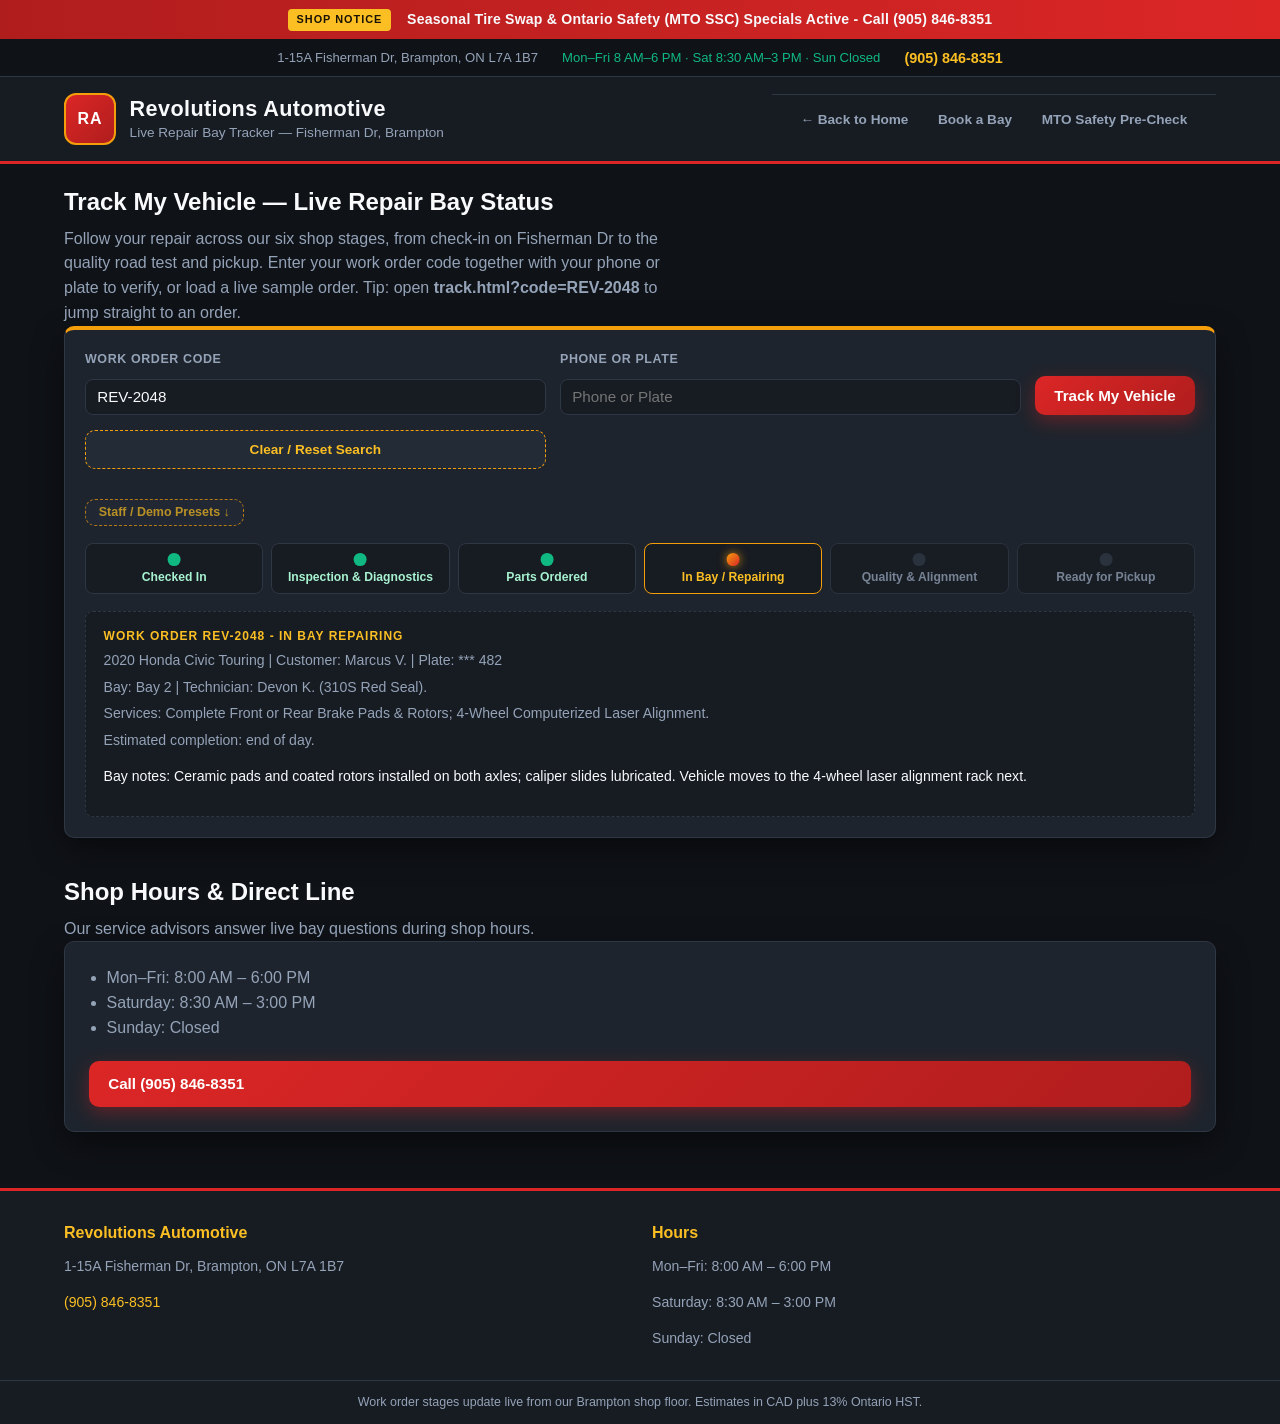
<file: track.html>
<!DOCTYPE html>
<html lang="en">
<head>
  <meta charset="UTF-8">
  <meta name="viewport" content="width=device-width, initial-scale=1.0">
  <title>Live Repair Bay Tracker | Revolutions Automotive, Brampton ON</title>
  <meta name="description" content="Track your vehicle's live repair bay status at Revolutions Automotive, 1-15A Fisherman Dr, Brampton, ON. Enter your work order code to follow all six shop stages in real time. Call (905) 846-8351.">
  <link rel="stylesheet" href="styles.css">
</head>
<body>

  <div id="announcement-banner" class="announcement-banner" role="region" aria-label="Shop announcement">
    <span class="banner-flag">Shop Notice</span>
    <span id="announcement-banner-text">Brampton Drivers: Book Winter Tire Changeovers &amp; MTO Safety Inspections Early!</span>
  </div>

  <header class="site-header">
    <div class="utility-bar">
      <span id="shop-address-header" class="utility-item">1-15A Fisherman Dr, Brampton, ON L7A 1B7</span>
      <span id="shop-hours-badge" class="utility-item utility-hours">Mon&ndash;Fri 8 AM&ndash;6 PM &middot; Sat 8:30 AM&ndash;3 PM &middot; Sun Closed</span>
      <a id="shop-phone-header" class="utility-item utility-phone" href="tel:+19058468351">(905) 846-8351</a>
    </div>
    <div class="masthead">
      <div class="brand-block">
        <div class="brand-mark">RA</div>
        <div class="brand-text">
          <h1 class="brand-name">Revolutions Automotive</h1>
          <p class="brand-tagline">Live Repair Bay Tracker &mdash; Fisherman Dr, Brampton</p>
        </div>
      </div>
      <nav class="quick-nav" aria-label="Tracker page navigation">
        <a href="index.html">&larr; Back to Home</a>
        <a href="index.html#booking-section">Book a Bay</a>
        <a href="safety.html">MTO Safety Pre-Check</a>
      </nav>
    </div>
  </header>

  <main class="page-main">
    <section class="section" id="bay-tracker-section">
      <header class="section-head">
        <h2>Track My Vehicle &mdash; Live Repair Bay Status</h2>
        <p>Follow your repair across our six shop stages, from check-in on Fisherman Dr to the quality road test and pickup. Enter your work order code together with your phone or plate to verify, or load a live sample order. Tip: open <strong>track.html?code=REV-2048</strong> to jump straight to an order.</p>
      </header>
      <div class="tracker-panel">
        <div class="tracker-form">
          <div class="tracker-field">
            <label for="tracker-input-code">Work Order Code</label>
            <input id="tracker-input-code" type="text" placeholder="REV-2048" autocomplete="off">
          </div>
          <div class="tracker-field">
            <label for="tracker-input-phone">Phone or Plate</label>
            <input id="tracker-input-phone" type="text" placeholder="Phone or Plate" autocomplete="off">
          </div>
          <button id="btn-track-vehicle" type="button" class="btn btn-primary btn-track">Track My Vehicle</button>
          <button id="btn-track-clear" type="button" class="btn btn-sample-alt btn-track-clear">Clear / Reset Search</button>
        </div>
        <div id="tracker-demo-tools" class="tracker-demo-tools is-collapsed">
          <button id="btn-toggle-demo" type="button" class="btn btn-sample-alt btn-toggle-demo">Staff / Demo Presets &darr;</button>
          <div class="tracker-samples">
            <button id="btn-track-sample-1" type="button" class="btn btn-sample-alt">Load REV-2048: In Bay</button>
            <button id="btn-track-sample-2" type="button" class="btn btn-sample-alt">Load REV-3105: Parts Ordered</button>
          </div>
        </div>
        <div id="tracker-feedback" class="tracker-feedback" aria-live="polite"></div>
        <ol id="tracker-status-timeline" class="tracker-status-timeline" aria-label="Repair progress stages">
          <li class="tl-step">Checked In</li>
          <li class="tl-step">Inspection &amp; Diagnostics</li>
          <li class="tl-step">Parts Ordered</li>
          <li class="tl-step">In Bay / Repairing</li>
          <li class="tl-step">Quality &amp; Alignment</li>
          <li class="tl-step">Ready for Pickup</li>
        </ol>
        <div id="tracker-technician-notes" class="tracker-technician-notes" aria-live="polite"></div>
      </div>
    </section>

    <section class="section" id="tracker-shop-info">
      <header class="section-head">
        <h2>Shop Hours &amp; Direct Line</h2>
        <p>Our service advisors answer live bay questions during shop hours.</p>
      </header>
      <div class="tracker-shop-card">
        <ul>
          <li>Mon&ndash;Fri: 8:00 AM &ndash; 6:00 PM</li>
          <li>Saturday: 8:30 AM &ndash; 3:00 PM</li>
          <li>Sunday: Closed</li>
        </ul>
        <a class="btn btn-primary" href="tel:+19058468351">Call (905) 846-8351</a>
      </div>
    </section>
  </main>

  <footer class="site-footer">
    <div class="footer-inner">
      <div>
        <h4>Revolutions Automotive</h4>
        <p>1-15A Fisherman Dr, Brampton, ON L7A 1B7</p>
        <p><a href="tel:+19058468351">(905) 846-8351</a></p>
      </div>
      <div>
        <h4>Hours</h4>
        <p>Mon&ndash;Fri: 8:00 AM &ndash; 6:00 PM</p>
        <p>Saturday: 8:30 AM &ndash; 3:00 PM</p>
        <p>Sunday: Closed</p>
      </div>
    </div>
    <p class="footer-legal">Work order stages update live from our Brampton shop floor. Estimates in CAD plus 13% Ontario HST.</p>
  </footer>

  <script src="revolutions_engine.js"></script>
  <script src="app.js"></script>
</body>
</html>
</file>
<file: styles.css>
/* ==========================================================================
   Revolutions Automotive - Midas-inspired industrial UI
   Palette: deep charcoal/slate base, crimson #DC2626, warm gold #F59E0B
   ========================================================================== */

:root {
  --bg-900: #0f1217;
  --bg-800: #171b22;
  --surface: #1e242d;
  --surface-2: #232b36;
  --border: #2e3744;
  --text-primary: #f8fafc;
  --text-muted: #94a3b8;
  --crimson: #dc2626;
  --crimson-dark: #b01d1d;
  --gold: #f59e0b;
  --gold-bright: #fbbf24;
  --emerald: #10b981;
  --radius: 10px;
  --shadow: 0 12px 32px rgba(0, 0, 0, 0.45);
  --font: "Segoe UI", Roboto, "Helvetica Neue", Arial, sans-serif;
}

* { box-sizing: border-box; }

html { scroll-behavior: smooth; }

body {
  margin: 0;
  font-family: var(--font);
  background: var(--bg-900);
  color: var(--text-primary);
  line-height: 1.55;
}

img { max-width: 100%; display: block; }

a { color: var(--gold-bright); text-decoration: none; }
a:hover { text-decoration: underline; }

h1, h2, h3, h4 { line-height: 1.2; margin: 0 0 0.4em; }

/* ------------------------------------------------------------------ */
/* Header                                                                */
/* ------------------------------------------------------------------ */

.site-header {
  background: var(--bg-800);
  border-bottom: 3px solid var(--crimson);
}

.utility-bar {
  display: flex;
  flex-wrap: wrap;
  gap: 0.75rem 1.5rem;
  justify-content: center;
  align-items: center;
  padding: 0.45rem 1.25rem;
  font-size: 0.82rem;
  color: var(--text-muted);
  background: var(--bg-900);
  border-bottom: 1px solid var(--border);
}

.utility-phone {
  color: var(--gold-bright);
  font-weight: 700;
  font-size: 0.9rem;
}

.utility-hours {
  color: var(--emerald);
}

.masthead {
  display: flex;
  flex-wrap: wrap;
  gap: 1rem;
  align-items: center;
  justify-content: space-between;
  padding: 1rem 1.5rem;
  max-width: 1200px;
  margin: 0 auto;
}

.brand-block { display: flex; align-items: center; gap: 0.85rem; }

.brand-mark {
  width: 52px;
  height: 52px;
  display: grid;
  place-items: center;
  border-radius: 12px;
  background: linear-gradient(135deg, var(--crimson), var(--crimson-dark));
  border: 2px solid var(--gold);
  font-weight: 800;
  letter-spacing: 1px;
  color: #fff;
}

.brand-name { font-size: 1.35rem; margin: 0; letter-spacing: 0.4px; }

.brand-tagline { margin: 0; color: var(--text-muted); font-size: 0.85rem; }

.btn {
  font-family: var(--font);
  font-size: 0.95rem;
  font-weight: 700;
  border: none;
  border-radius: var(--radius);
  padding: 0.7rem 1.2rem;
  cursor: pointer;
  transition: transform 0.12s ease, box-shadow 0.12s ease, background 0.12s ease;
}

.btn:hover { transform: translateY(-1px); text-decoration: none; }

.btn-sample {
  background: linear-gradient(135deg, var(--gold), var(--gold-bright));
  color: #201500;
  box-shadow: 0 6px 18px rgba(245, 158, 11, 0.35);
}

.btn-primary {
  background: linear-gradient(135deg, var(--crimson), var(--crimson-dark));
  color: #fff;
  width: 100%;
  box-shadow: 0 6px 18px rgba(220, 38, 38, 0.35);
}

.quick-nav {
  display: flex;
  flex-wrap: wrap;
  gap: 0.25rem;
  justify-content: center;
  padding: 0.5rem 1rem;
  border-top: 1px solid var(--border);
}

.quick-nav a {
  color: var(--text-muted);
  font-size: 0.85rem;
  font-weight: 600;
  padding: 0.35rem 0.8rem;
  border-radius: 999px;
}

.quick-nav a:hover { color: var(--gold-bright); background: var(--surface); text-decoration: none; }

/* ------------------------------------------------------------------ */
/* Hero                                                                  */
/* ------------------------------------------------------------------ */

.hero {
  position: relative;
  overflow: hidden;
  border-bottom: 1px solid var(--border);
  background: var(--bg-800);
}

.hero-photo {
  position: absolute;
  inset: 0;
  width: 100%;
  height: 100%;
  object-fit: cover;
  z-index: 0;
}

.hero::after {
  content: "";
  position: absolute;
  inset: 0;
  background: linear-gradient(90deg, rgba(15, 18, 23, 0.96) 0%, rgba(15, 18, 23, 0.82) 45%, rgba(15, 18, 23, 0.55) 100%);
  z-index: 1;
}

.hero-inner {
  position: relative;
  z-index: 2;
  display: grid;
  grid-template-columns: 1.25fr 1fr;
  gap: 2rem;
  align-items: center;
  max-width: 1200px;
  margin: 0 auto;
  padding: 3rem 1.5rem;
}

.hero-kicker {
  color: var(--gold-bright);
  font-weight: 700;
  text-transform: uppercase;
  letter-spacing: 1.5px;
  font-size: 0.8rem;
  margin: 0 0 0.5rem;
}

.hero-headline { font-size: clamp(1.6rem, 3.4vw, 2.6rem); }

.hero-sub { color: var(--text-muted); font-size: 1.02rem; }

.hero-trust {
  margin: 1rem 0 0;
  padding: 0;
  list-style: none;
  display: grid;
  gap: 0.4rem;
}

.hero-trust li::before {
  content: "\2713";
  color: var(--emerald);
  font-weight: 800;
  margin-right: 0.5rem;
}

.vehicle-profile-card,
.estimate-card,
.showcase-card,
.booking-form {
  background: var(--surface);
  border: 1px solid var(--border);
  border-radius: var(--radius);
  box-shadow: var(--shadow);
}

.vehicle-profile-card { padding: 1.25rem; }

.panel-title { font-size: 1.05rem; color: var(--gold-bright); }

.panel-hint { margin: 0 0 1rem; color: var(--text-muted); font-size: 0.85rem; }

/* ------------------------------------------------------------------ */
/* Forms and fields                                                      */
/* ------------------------------------------------------------------ */

.field-row { display: grid; gap: 0.75rem; margin-bottom: 0.9rem; }

.field-row-3 { grid-template-columns: repeat(3, 1fr); }

label {
  display: block;
  font-size: 0.78rem;
  font-weight: 700;
  text-transform: uppercase;
  letter-spacing: 0.6px;
  color: var(--text-muted);
  margin-bottom: 0.3rem;
}

input, select {
  width: 100%;
  font-family: var(--font);
  font-size: 0.95rem;
  color: var(--text-primary);
  background: var(--bg-800);
  border: 1px solid var(--border);
  border-radius: 8px;
  padding: 0.55rem 0.7rem;
}

input:focus, select:focus, button:focus-visible {
  outline: 2px solid var(--gold);
  outline-offset: 1px;
}

/* ------------------------------------------------------------------ */
/* Sections                                                              */
/* ------------------------------------------------------------------ */

.page-main {
  max-width: 1200px;
  margin: 0 auto;
  padding: 1.5rem;
  display: grid;
  gap: 2.5rem;
}

.section-head h2 { font-size: 1.5rem; }

.section-head p { color: var(--text-muted); margin: 0; max-width: 70ch; }

/* Symptom chips */

.chip-row {
  display: flex;
  flex-wrap: wrap;
  gap: 0.6rem;
  margin: 1rem 0;
}

.symptom-chip {
  font-family: var(--font);
  font-size: 0.9rem;
  font-weight: 600;
  color: var(--text-primary);
  background: var(--surface);
  border: 1px solid var(--border);
  border-radius: 999px;
  padding: 0.5rem 1rem;
  cursor: pointer;
  transition: border-color 0.12s ease, background 0.12s ease;
}

.symptom-chip:hover { border-color: var(--gold); }

.symptom-chip.active {
  background: rgba(220, 38, 38, 0.18);
  border-color: var(--crimson);
  color: #fff;
}

.symptom-recommendations {
  border: 1px dashed var(--gold);
  border-radius: var(--radius);
  background: rgba(245, 158, 11, 0.06);
  padding: 1rem 1.25rem;
  min-height: 1.5rem;
}

.symptom-recommendations:empty { display: none; }

.rec-urgency-high { color: var(--crimson); font-weight: 800; }
.rec-urgency-medium { color: var(--gold-bright); font-weight: 800; }

/* Category filter */

.filter-bar {
  display: flex;
  flex-wrap: wrap;
  gap: 0.5rem;
  margin: 1rem 0;
}

.filter-tab {
  font-family: var(--font);
  font-size: 0.82rem;
  font-weight: 700;
  color: var(--text-muted);
  background: var(--surface);
  border: 1px solid var(--border);
  border-radius: 999px;
  padding: 0.4rem 0.9rem;
  cursor: pointer;
}

.filter-tab.active {
  color: #201500;
  background: var(--gold);
  border-color: var(--gold);
}

/* Service grid */

.service-grid {
  display: grid;
  grid-template-columns: repeat(auto-fill, minmax(255px, 1fr));
  gap: 1rem;
}

.service-card {
  background: var(--surface);
  border: 1px solid var(--border);
  border-radius: var(--radius);
  padding: 1rem 1.1rem;
  cursor: pointer;
  display: flex;
  flex-direction: column;
  gap: 0.5rem;
  transition: border-color 0.12s ease, transform 0.12s ease;
}

.service-card:hover { border-color: var(--gold); transform: translateY(-2px); }

.service-card.selected {
  border-color: var(--crimson);
  background: linear-gradient(180deg, rgba(220, 38, 38, 0.14), var(--surface) 55%);
}

.service-card-top { display: flex; justify-content: space-between; gap: 0.5rem; align-items: baseline; }

.service-category {
  font-size: 0.68rem;
  font-weight: 800;
  text-transform: uppercase;
  letter-spacing: 1px;
  color: var(--gold-bright);
}

.service-popular {
  font-size: 0.68rem;
  font-weight: 800;
  color: var(--emerald);
}

.service-name { font-size: 1rem; margin: 0; }

.service-desc { color: var(--text-muted); font-size: 0.83rem; margin: 0; flex-grow: 1; }

.service-price { font-weight: 800; color: var(--gold-bright); }

.service-duration { color: var(--text-muted); font-size: 0.78rem; }

.service-warranty { color: var(--emerald); font-size: 0.75rem; }

/* ------------------------------------------------------------------ */
/* Coupon wallet                                                         */
/* ------------------------------------------------------------------ */

.coupon-wallet {
  display: grid;
  grid-template-columns: repeat(auto-fill, minmax(240px, 1fr));
  gap: 1rem;
  margin: 1rem 0 1.25rem;
}

.coupon-card {
  position: relative;
  background: repeating-linear-gradient(45deg, var(--surface), var(--surface) 12px, var(--surface-2) 12px, var(--surface-2) 24px);
  border: 2px dashed var(--gold);
  border-radius: var(--radius);
  padding: 1rem 1.1rem;
  display: flex;
  flex-direction: column;
  gap: 0.4rem;
}

.coupon-card.active { border-style: solid; box-shadow: 0 0 0 2px var(--gold) inset; }

.coupon-badge {
  align-self: flex-start;
  background: var(--gold);
  color: #201500;
  font-weight: 800;
  font-size: 0.78rem;
  border-radius: 6px;
  padding: 0.2rem 0.55rem;
}

.coupon-title { font-size: 0.98rem; margin: 0; }

.coupon-desc { color: var(--text-muted); font-size: 0.82rem; margin: 0; flex-grow: 1; }

.coupon-select-row {
  display: flex;
  align-items: center;
  gap: 0.75rem;
  flex-wrap: wrap;
}

.coupon-select-row select { max-width: 420px; }

/* ------------------------------------------------------------------ */
/* Estimate card + booking workspace                                     */
/* ------------------------------------------------------------------ */

.workspace {
  display: grid;
  grid-template-columns: 390px 1fr;
  gap: 1.5rem;
  align-items: start;
}

.estimate-card {
  padding: 1.25rem;
  position: sticky;
  top: 1rem;
  border-top: 4px solid var(--gold);
}

.est-count { color: var(--text-muted); font-size: 0.85rem; margin: 0 0 0.75rem; }

.est-line-items {
  list-style: none;
  margin: 0 0 0.9rem;
  padding: 0;
  display: grid;
  gap: 0.35rem;
  font-size: 0.86rem;
}

.est-line-items li {
  display: flex;
  justify-content: space-between;
  gap: 0.75rem;
  color: var(--text-muted);
}

.est-rows { margin: 0; }

.est-row {
  display: flex;
  justify-content: space-between;
  gap: 1rem;
  padding: 0.35rem 0;
  border-top: 1px solid var(--border);
  font-size: 0.92rem;
}

.est-row dt { color: var(--text-muted); }

.est-row dd { margin: 0; font-weight: 700; }

.est-row-discount dd { color: var(--emerald); }

.est-row-total {
  border-top: 2px solid var(--gold);
  font-size: 1.05rem;
}

.est-row-total dd { color: var(--gold-bright); }

.est-coupon-status { font-size: 0.82rem; color: var(--gold-bright); margin: 0.75rem 0 0; }

.est-fineprint { color: var(--text-muted); font-size: 0.75rem; margin: 0.5rem 0 0; }

.booking-form { padding: 1.25rem; }

.booking-feedback { margin-top: 0.9rem; font-size: 0.9rem; }

.booking-feedback:empty { display: none; }

.feedback-error {
  background: rgba(220, 38, 38, 0.14);
  border: 1px solid var(--crimson);
  border-radius: 8px;
  padding: 0.6rem 0.9rem;
  color: #fecaca;
  margin: 0.35rem 0;
}

.feedback-success {
  background: rgba(16, 185, 129, 0.12);
  border: 1px solid var(--emerald);
  border-radius: 8px;
  padding: 0.75rem 0.9rem;
  color: #a7f3d0;
  margin: 0.35rem 0;
}

/* ------------------------------------------------------------------ */
/* Showcase                                                              */
/* ------------------------------------------------------------------ */

.showcase { display: grid; gap: 1.5rem; }

.showcase-card {
  display: grid;
  grid-template-columns: 320px 1fr;
  overflow: hidden;
}

.showcase-card-reverse .showcase-img { order: 2; }

.showcase-img { height: 100%; object-fit: cover; }

.showcase-body { padding: 1.5rem; }

.showcase-body ul { color: var(--text-muted); padding-left: 1.1rem; }

.showcase-body strong { color: var(--gold-bright); }

/* ------------------------------------------------------------------ */
/* Footer                                                                */
/* ------------------------------------------------------------------ */

.site-footer {
  border-top: 3px solid var(--crimson);
  background: var(--bg-800);
  margin-top: 2rem;
}

.footer-inner {
  max-width: 1200px;
  margin: 0 auto;
  padding: 2rem 1.5rem 1rem;
  display: grid;
  grid-template-columns: repeat(auto-fit, minmax(240px, 1fr));
  gap: 1.5rem;
}

.footer-inner h4 { color: var(--gold-bright); }

.footer-inner p { color: var(--text-muted); font-size: 0.88rem; }

.footer-legal {
  text-align: center;
  color: var(--text-muted);
  font-size: 0.78rem;
  padding: 0.75rem;
  border-top: 1px solid var(--border);
  margin: 0;
}

/* ------------------------------------------------------------------ */
/* Responsive                                                            */
/* ------------------------------------------------------------------ */

@media (max-width: 1024px) {
  .workspace { grid-template-columns: 1fr; }
  .estimate-card { position: static; }
  .hero-inner { grid-template-columns: 1fr; }
}

@media (max-width: 720px) {
  .field-row-3 { grid-template-columns: 1fr; }
  .showcase-card { grid-template-columns: 1fr; }
  .showcase-card-reverse .showcase-img { order: 0; }
  .masthead { justify-content: center; }
}

/* ------------------------------------------------------------------ */
/* Phase 2: Diagnostic wizard                                           */
/* ------------------------------------------------------------------ */

.wizard-container {
  background: var(--surface);
  border: 1px solid var(--border);
  border-top: 4px solid var(--crimson);
  border-radius: var(--radius);
  box-shadow: var(--shadow);
  padding: 1.25rem;
  display: grid;
  gap: 1rem;
}

.wizard-step-indicator {
  font-size: 0.85rem;
  font-weight: 800;
  text-transform: uppercase;
  letter-spacing: 1px;
  color: var(--gold-bright);
  border: 1px dashed var(--gold);
  border-radius: 8px;
  background: rgba(245, 158, 11, 0.06);
  padding: 0.55rem 0.9rem;
}

.wizard-options {
  display: grid;
  grid-template-columns: repeat(auto-fill, minmax(240px, 1fr));
  gap: 0.75rem;
}

.wizard-option {
  font-family: var(--font);
  font-size: 0.92rem;
  font-weight: 600;
  text-align: left;
  color: var(--text-primary);
  background: var(--surface-2);
  border: 1px solid var(--border);
  border-radius: var(--radius);
  padding: 0.85rem 1rem;
  min-height: 3rem;
  cursor: pointer;
  transition: border-color 0.12s ease, transform 0.12s ease;
}

.wizard-option:hover { border-color: var(--gold); transform: translateY(-2px); }

.wizard-result-card {
  border: 1px solid var(--border);
  border-radius: var(--radius);
  background: var(--surface-2);
  padding: 1.1rem 1.25rem;
  display: grid;
  gap: 0.8rem;
}

.wizard-result-card[hidden] { display: none; }

.btn-wizard-cta {
  background: linear-gradient(135deg, var(--gold), var(--gold-bright));
  color: #201500;
  box-shadow: 0 6px 18px rgba(245, 158, 11, 0.35);
  justify-self: start;
}

.triage-badge {
  display: inline-block;
  font-size: 0.78rem;
  font-weight: 800;
  text-transform: uppercase;
  letter-spacing: 1px;
  border-radius: 999px;
  padding: 0.3rem 0.85rem;
  border: 1px solid transparent;
}

.triage-tow_now {
  color: #fecaca;
  background: rgba(220, 38, 38, 0.2);
  border-color: var(--crimson);
  animation: triage-pulse 1.6s ease-in-out infinite;
}

.triage-schedule_urgent {
  color: #fde68a;
  background: rgba(245, 158, 11, 0.18);
  border-color: var(--gold);
}

.triage-routine_inspect {
  color: #bfdbfe;
  background: rgba(59, 130, 246, 0.16);
  border-color: #3b82f6;
}

.wizard-cause-list { margin: 0; padding-left: 1.1rem; color: var(--text-muted); font-size: 0.9rem; }

.wizard-tech-notes { color: var(--text-muted); font-size: 0.85rem; margin: 0; }

@keyframes triage-pulse {
  0%, 100% { box-shadow: 0 0 0 0 rgba(220, 38, 38, 0.55); }
  50% { box-shadow: 0 0 0 7px rgba(220, 38, 38, 0); }
}

/* ------------------------------------------------------------------ */
/* Phase 2: Ontario MTO safety pre-check                               */
/* ------------------------------------------------------------------ */

.safety-layout {
  display: grid;
  grid-template-columns: 1.45fr 1fr;
  gap: 1.25rem;
  align-items: start;
}

.safety-checklist-container { display: grid; gap: 0.7rem; }

.safety-item {
  background: var(--surface);
  border: 1px solid var(--border);
  border-radius: var(--radius);
  padding: 0.85rem 1rem;
  display: flex;
  flex-wrap: wrap;
  align-items: center;
  justify-content: space-between;
  gap: 0.75rem;
}

.safety-item-text { flex: 1 1 320px; }
.safety-item-title { font-size: 0.95rem; font-weight: 700; margin: 0; }
.safety-item-title .sev-critical { color: var(--crimson); }
.safety-item-title .sev-major { color: var(--gold-bright); }
.safety-item-title .sev-minor { color: var(--text-muted); }
.safety-item-question { color: var(--text-muted); font-size: 0.82rem; margin: 0.15rem 0 0; }

.safety-toggle-group { display: flex; gap: 0.4rem; }

.safety-toggle {
  font-family: var(--font);
  font-size: 0.78rem;
  font-weight: 800;
  text-transform: uppercase;
  letter-spacing: 0.5px;
  color: var(--text-muted);
  background: var(--bg-800);
  border: 1px solid var(--border);
  border-radius: 999px;
  padding: 0.4rem 0.85rem;
  min-width: 3.2rem;
  cursor: pointer;
  transition: border-color 0.12s ease, background 0.12s ease, color 0.12s ease;
}

.safety-toggle.toggle-pass.active {
  color: #062b1c;
  background: var(--emerald);
  border-color: var(--emerald);
}

.safety-toggle.toggle-fail.active {
  color: #fff;
  background: var(--crimson);
  border-color: var(--crimson);
}

.safety-toggle.toggle-unsure.active {
  color: #201500;
  background: var(--gold);
  border-color: var(--gold);
}

.safety-verdict {
  background: var(--surface);
  border: 1px solid var(--border);
  border-top: 4px solid var(--gold);
  border-radius: var(--radius);
  box-shadow: var(--shadow);
  padding: 1.25rem;
  display: grid;
  gap: 1rem;
  position: sticky;
  top: 1rem;
}

.safety-score-gauge {
  display: grid;
  justify-items: center;
  gap: 0.35rem;
  border-radius: var(--radius);
  border: 2px solid var(--border);
  padding: 1.4rem 1rem;
  background:
    radial-gradient(closest-side, var(--surface-2) 79%, transparent 80% 100%),
    conic-gradient(var(--gold) 0%, var(--surface-2) 0);
}

.safety-score-gauge.is-pass { border-color: var(--emerald); }
.safety-score-gauge.is-advisory { border-color: var(--gold); }
.safety-score-gauge.is-fail { border-color: var(--crimson); }

.gauge-percent { font-size: 2.3rem; font-weight: 800; color: var(--gold-bright); }
.safety-score-gauge.is-pass .gauge-percent { color: var(--emerald); }
.safety-score-gauge.is-fail .gauge-percent { color: var(--crimson); }
.gauge-label { font-size: 0.75rem; font-weight: 800; text-transform: uppercase; letter-spacing: 1.2px; color: var(--text-muted); }

.safety-summary-alert {
  border-radius: 8px;
  border: 1px solid var(--border);
  border-left: 5px solid var(--gold);
  background: rgba(245, 158, 11, 0.08);
  padding: 0.75rem 0.9rem;
  font-size: 0.88rem;
  min-height: 1.5rem;
}

.safety-summary-alert.is-pass {
  border-color: var(--emerald);
  border-left-color: var(--emerald);
  background: rgba(16, 185, 129, 0.1);
  color: #a7f3d0;
}

.safety-summary-alert.is-advisory {
  border-color: var(--gold);
  border-left-color: var(--gold);
  background: rgba(245, 158, 11, 0.1);
  color: #fde68a;
}

.safety-summary-alert.is-fail {
  border-color: var(--crimson);
  border-left-color: var(--crimson);
  background: rgba(220, 38, 38, 0.14);
  color: #fecaca;
}

/* ------------------------------------------------------------------ */
/* Phase 2: Live repair bay & work order tracker                        */
/* ------------------------------------------------------------------ */

.tracker-panel {
  background: var(--surface);
  border: 1px solid var(--border);
  border-top: 4px solid var(--gold);
  border-radius: var(--radius);
  box-shadow: var(--shadow);
  padding: 1.25rem;
  display: grid;
  gap: 1.1rem;
}

.tracker-form {
  display: grid;
  grid-template-columns: 1fr 1fr auto;
  gap: 0.9rem;
  align-items: end;
}

.tracker-field { display: grid; gap: 0.3rem; }

.btn-track { white-space: nowrap; }

.tracker-samples { display: flex; flex-wrap: wrap; gap: 0.6rem; }

.btn-sample-alt {
  background: var(--surface-2);
  color: var(--gold-bright);
  border: 1px dashed var(--gold);
  font-size: 0.85rem;
}

.tracker-feedback { font-size: 0.9rem; }
.tracker-feedback:empty { display: none; }

.tracker-status-timeline {
  list-style: none;
  margin: 0;
  padding: 0;
  display: grid;
  grid-template-columns: repeat(6, 1fr);
  gap: 0.5rem;
}

.tl-step {
  position: relative;
  text-align: center;
  font-size: 0.76rem;
  font-weight: 700;
  color: var(--text-muted);
  padding: 1.5rem 0.35rem 0.35rem;
  border-radius: 8px;
  background: var(--bg-800);
  border: 1px solid var(--border);
}

.tl-step::before {
  content: "";
  position: absolute;
  top: 0.55rem;
  left: 50%;
  transform: translateX(-50%);
  width: 0.8rem;
  height: 0.8rem;
  border-radius: 50%;
  background: var(--border);
}

.tl-step.is-complete { color: #a7f3d0; }
.tl-step.is-complete::before { background: var(--emerald); }

.tl-step.is-active {
  color: var(--gold-bright);
  border-color: var(--gold);
  animation: bay-pulse 1.8s ease-in-out infinite;
}

.tl-step.is-active::before {
  background: linear-gradient(135deg, var(--gold), var(--crimson));
  box-shadow: 0 0 10px rgba(245, 158, 11, 0.8);
}

.tl-step.is-pending { color: var(--text-muted); opacity: 0.75; }

@keyframes bay-pulse {
  0%, 100% { box-shadow: 0 0 0 0 rgba(245, 158, 11, 0.5); }
  50% { box-shadow: 0 0 14px 2px rgba(245, 158, 11, 0.45); }
}

.tracker-technician-notes {
  border: 1px dashed var(--border);
  border-radius: 8px;
  background: var(--bg-800);
  padding: 0.9rem 1.1rem;
  font-size: 0.88rem;
  min-height: 1.5rem;
}

.tracker-technician-notes:empty { display: none; }

.tracker-notes-title {
  font-size: 0.75rem;
  font-weight: 800;
  text-transform: uppercase;
  letter-spacing: 1px;
  color: var(--gold-bright);
  margin: 0 0 0.3rem;
}

.tracker-notes-meta { color: var(--text-muted); margin: 0 0 0.3rem; }
.tracker-notes-meta strong { color: var(--text-primary); }

/* ------------------------------------------------------------------ */
/* Phase 2: Responsive additions                                       */
/* ------------------------------------------------------------------ */

@media (max-width: 1024px) {
  .safety-layout { grid-template-columns: 1fr; }
  .safety-verdict { position: static; }
}

@media (max-width: 720px) {
  .tracker-form { grid-template-columns: 1fr; }
  .tracker-status-timeline { grid-template-columns: 1fr; }
  .tl-step { text-align: left; padding: 0.55rem 0.7rem 0.55rem 2.4rem; }
  .tl-step::before { top: 50%; left: 0.85rem; transform: translateY(-50%); }
}

/* ------------------------------------------------------------------ */
/* Phase 3: Announcement banner, tire calculator, voucher modal,      */
/* owner config drawer and print stylesheet                          */
/* ------------------------------------------------------------------ */

.announcement-banner {
  display: flex;
  flex-wrap: wrap;
  align-items: center;
  justify-content: center;
  gap: 0.6rem 1rem;
  padding: 0.55rem 1.25rem;
  background: linear-gradient(90deg, var(--crimson-dark), var(--crimson));
  color: var(--text-primary);
  font-size: 0.88rem;
  font-weight: 600;
  letter-spacing: 0.2px;
  text-align: center;
}

.announcement-banner .banner-flag {
  background: var(--gold-bright);
  color: #1a1205;
  text-transform: uppercase;
  font-size: 0.68rem;
  font-weight: 800;
  letter-spacing: 1px;
  padding: 0.15rem 0.55rem;
  border-radius: 4px;
}

/* Tire & rim size calculator --------------------------------------- */

.tire-calc-panel {
  background: var(--bg-800);
  border: 1px solid var(--border);
  border-radius: var(--radius);
  padding: 1.4rem 1.5rem;
  display: grid;
  gap: 1.2rem;
}

.tire-calc-form {
  display: grid;
  grid-template-columns: 1fr 1fr auto;
  gap: 1rem;
  align-items: end;
}

.tire-field { display: grid; gap: 0.35rem; }

.tire-field label {
  font-size: 0.78rem;
  font-weight: 700;
  text-transform: uppercase;
  letter-spacing: 0.8px;
  color: var(--text-muted);
}

.tire-field input {
  padding: 0.65rem 0.8rem;
  border-radius: 8px;
  border: 1px solid var(--border);
  background: var(--surface-2);
  color: var(--text-primary);
  font-family: var(--font);
  font-size: 1rem;
  letter-spacing: 1px;
}

.tire-field input:focus {
  outline: 2px solid var(--gold);
  border-color: var(--gold);
}

.tire-comparison-results {
  display: grid;
  grid-template-columns: repeat(auto-fit, minmax(180px, 1fr));
  gap: 0.9rem;
}

.tire-comparison-results:empty { display: none; }

.tire-metric-card {
  background: var(--surface);
  border: 1px solid var(--border);
  border-radius: 8px;
  padding: 0.85rem 1rem;
}

.tire-metric-label {
  font-size: 0.72rem;
  font-weight: 800;
  text-transform: uppercase;
  letter-spacing: 1px;
  color: var(--text-muted);
  margin: 0 0 0.25rem;
}

.tire-metric-value {
  font-size: 1.15rem;
  font-weight: 700;
  color: var(--text-primary);
  margin: 0;
}

.tire-metric-delta {
  font-size: 0.8rem;
  font-weight: 700;
  margin: 0.2rem 0 0;
  color: var(--gold-bright);
}

.tire-badges {
  display: flex;
  flex-wrap: wrap;
  align-items: center;
  gap: 0.8rem;
}

.tire-speedo-chip {
  background: var(--surface-2);
  border: 1px solid var(--border);
  border-radius: 999px;
  padding: 0.45rem 1rem;
  font-size: 0.88rem;
  font-weight: 600;
  color: var(--text-primary);
}

.fitment-badge {
  display: inline-block;
  padding: 0.45rem 1.1rem;
  border-radius: 999px;
  font-size: 0.82rem;
  font-weight: 800;
  letter-spacing: 0.8px;
  text-transform: uppercase;
}

.fitment-badge.is-safe {
  background: rgba(16, 185, 129, 0.16);
  border: 1px solid var(--emerald);
  color: #6ee7b7;
}

.fitment-badge.is-caution {
  background: rgba(220, 38, 38, 0.18);
  border: 1px solid var(--crimson);
  color: #fca5a5;
  animation: bay-pulse 1.8s ease-in-out infinite;
}

/* Printable voucher modal ------------------------------------------- */

.modal-overlay {
  position: fixed;
  inset: 0;
  z-index: 90;
  background: rgba(8, 10, 14, 0.78);
  display: flex;
  align-items: flex-start;
  justify-content: center;
  padding: 2rem 1rem;
  overflow-y: auto;
}

.modal-overlay[hidden] { display: none; }

.voucher-modal-frame {
  width: min(820px, 100%);
  display: grid;
  gap: 0.9rem;
}

.voucher-modal-actions {
  display: flex;
  flex-wrap: wrap;
  gap: 0.7rem;
  justify-content: flex-end;
}

.voucher-sheet {
  background: #fff;
  color: #111;
  border-radius: var(--radius);
  padding: 1.6rem 1.8rem;
  box-shadow: var(--shadow);
  border: 2px solid #111;
}

.voucher-sheet-head .voucher-brand {
  display: flex;
  align-items: center;
  gap: 0.9rem;
  border-bottom: 3px double #111;
  padding-bottom: 0.9rem;
  margin-bottom: 0.9rem;
}

.voucher-sheet .brand-mark {
  background: #111;
  color: #fff;
  border-color: #111;
}

.voucher-code-line,
.voucher-expiry-line {
  margin: 0.25rem 0;
  font-size: 0.95rem;
}

.voucher-code {
  font-weight: 800;
  letter-spacing: 2px;
  border: 2px dashed #111;
  padding: 0.15rem 0.7rem;
}

.voucher-table {
  width: 100%;
  border-collapse: collapse;
  margin: 0.9rem 0;
  font-size: 0.9rem;
}

.voucher-table th,
.voucher-table td {
  border: 1px solid #444;
  padding: 0.4rem 0.6rem;
  text-align: left;
}

.voucher-table thead th {
  background: #eee;
  text-transform: uppercase;
  font-size: 0.74rem;
  letter-spacing: 0.8px;
}

.voucher-totals { margin: 0; }

.voucher-totals div {
  display: flex;
  justify-content: space-between;
  gap: 1rem;
  border-bottom: 1px dotted #666;
  padding: 0.3rem 0;
  margin: 0;
}

.voucher-totals dt { font-weight: 600; }
.voucher-totals dd { margin: 0; font-weight: 700; }

.voucher-totals .voucher-total-row {
  border-top: 3px double #111;
  border-bottom: none;
  margin-top: 0.4rem;
  padding-top: 0.5rem;
  font-size: 1.05rem;
}

.voucher-disclaimer {
  font-size: 0.76rem;
  line-height: 1.5;
  color: #333;
  border-top: 1px solid #999;
  margin: 1rem 0 0;
  padding-top: 0.6rem;
}

/* Owner config drawer ----------------------------------------------- */

.owner-drawer-toggle {
  margin: 1rem auto 0;
  display: block;
  background: none;
  border: 1px dashed var(--border);
  border-radius: 999px;
  color: var(--text-muted);
  font-family: var(--font);
  font-size: 0.74rem;
  font-weight: 700;
  letter-spacing: 1px;
  text-transform: uppercase;
  padding: 0.4rem 1.2rem;
  cursor: pointer;
}

.owner-drawer-toggle:hover {
  color: var(--gold-bright);
  border-color: var(--gold);
}

.owner-drawer {
  position: fixed;
  top: 0;
  right: 0;
  z-index: 100;
  height: 100vh;
  width: min(400px, 92vw);
  background: var(--bg-800);
  border-left: 3px solid var(--crimson);
  box-shadow: var(--shadow);
  padding: 1.4rem 1.4rem 2rem;
  overflow-y: auto;
  display: grid;
  gap: 1.1rem;
  align-content: start;
}

.owner-drawer[hidden] { display: none; }

.owner-drawer-title { font-size: 1.05rem; }

.owner-hint {
  font-size: 0.8rem;
  color: var(--text-muted);
  margin: 0.15rem 0 0.7rem;
}

.owner-auth { display: grid; gap: 0.5rem; }

.owner-auth label,
.owner-field label {
  font-size: 0.76rem;
  font-weight: 800;
  text-transform: uppercase;
  letter-spacing: 0.9px;
  color: var(--text-muted);
}

#owner-pin-input,
.owner-field input {
  padding: 0.6rem 0.75rem;
  border-radius: 8px;
  border: 1px solid var(--border);
  background: var(--surface-2);
  color: var(--text-primary);
  font-family: var(--font);
  font-size: 1rem;
}

#owner-pin-input {
  letter-spacing: 6px;
  text-align: center;
  border-color: var(--gold);
  max-width: 220px;
}

.owner-panel-content { display: grid; gap: 1rem; }

.owner-panel-content[hidden] { display: none; }

.owner-field { display: grid; gap: 0.35rem; }

.owner-actions {
  display: flex;
  flex-wrap: wrap;
  gap: 0.7rem;
}

.owner-status-feedback {
  font-size: 0.85rem;
  font-weight: 600;
  min-height: 1.3rem;
  border-radius: 8px;
  padding: 0.45rem 0.7rem;
  background: var(--surface);
  border: 1px solid var(--border);
}

.owner-status-feedback:empty { display: none; }

/* Phase 4: Clear All controls, toast & estimate pulse ----------------- */

.chip-row-wrap {
  display: flex;
  flex-wrap: wrap;
  align-items: center;
  gap: 0.75rem;
}

.chip-row-wrap .chip-row { flex: 1 1 auto; }

.btn-clear-chips,
.btn-clear-services { flex: 0 0 auto; }

.filter-bar-row {
  display: flex;
  flex-wrap: wrap;
  align-items: center;
  gap: 0.75rem;
}

.filter-bar-row .filter-bar { flex: 1 1 auto; }

.btn-track-clear { align-self: center; }

/* Phase 5: staff / demo presets stay collapsed out of the customer view.
   They only expand via #btn-toggle-demo or when ?demo=1 is in the URL
   (app.js removes .is-collapsed on load). */
.tracker-demo-tools { margin-top: 0.75rem; }

.tracker-demo-tools .btn-toggle-demo {
  font-size: 0.78rem;
  opacity: 0.7;
  padding: 0.35rem 0.8rem;
}

.tracker-demo-tools .tracker-samples { margin-top: 0.6rem; }

.tracker-demo-tools.is-collapsed .tracker-samples { display: none; }

/* The hidden attribute must win over author display rules (.safety-layout
   and similar grid/flex panels) so legacy panels stay collapsed. */
[hidden] { display: none !important; }

/* Phase 4: high-converting dedicated-page banner cards --------------- */

.tracker-banner-card,
.safety-banner-card {
  display: flex;
  flex-direction: column;
  gap: 0.45rem;
  background: var(--surface);
  border: 1px solid var(--border);
  border-top: 4px solid var(--gold);
  border-radius: var(--radius);
  box-shadow: var(--shadow);
  padding: 1.75rem;
  color: var(--text-primary);
  text-decoration: none;
  transition: transform 0.15s ease, border-color 0.15s ease;
}

.tracker-banner-card:hover,
.safety-banner-card:hover {
  text-decoration: none;
  transform: translateY(-2px);
  border-top-color: var(--gold-bright);
}

.tracker-banner-kicker,
.safety-banner-kicker {
  color: var(--gold-bright);
  font-weight: 700;
  letter-spacing: 0.08em;
  text-transform: uppercase;
  font-size: 0.78rem;
}

.tracker-banner-title,
.safety-banner-title {
  font-size: 1.35rem;
  font-weight: 800;
  line-height: 1.25;
}

.tracker-banner-sub,
.safety-banner-sub {
  color: var(--text-muted);
  max-width: 70ch;
}

.tracker-banner-cta,
.safety-banner-cta {
  margin-top: 0.65rem;
  align-self: flex-start;
  background: var(--crimson);
  color: var(--text-primary);
  font-weight: 700;
  padding: 0.65rem 1.25rem;
  border-radius: var(--radius);
}

.tracker-banner-card:hover .tracker-banner-cta,
.safety-banner-card:hover .safety-banner-cta {
  background: var(--crimson-dark);
}


.tracker-shop-card {
  background: var(--surface);
  border: 1px solid var(--border);
  border-radius: var(--radius);
  box-shadow: var(--shadow);
  padding: 1.5rem;
  display: flex;
  flex-wrap: wrap;
  gap: 1.25rem;
  align-items: center;
  justify-content: space-between;
}

.tracker-shop-card ul {
  margin: 0;
  padding-left: 1.1rem;
  color: var(--text-muted);
}

.safety-actions {
  display: flex;
  flex-wrap: wrap;
  gap: 0.6rem;
  margin-top: 0.75rem;
}

.safety-actions .btn { flex: 1 1 auto; }

/* Phase 6: booking form plate intake --------------------------------- */

.field-hint {
  color: var(--text-muted);
  font-size: 0.78rem;
  font-weight: 400;
}

.toast-notification {
  position: fixed;
  right: 1.25rem;
  bottom: 1.25rem;
  z-index: 1200;
  max-width: 22rem;
  padding: 0.9rem 1.25rem;
  background: var(--surface-2);
  border: 1px solid var(--emerald);
  border-left: 4px solid var(--emerald);
  border-radius: var(--radius);
  box-shadow: var(--shadow);
  color: var(--text-primary);
  font-weight: 700;
  opacity: 0;
  transform: translateX(120%);
  visibility: hidden;
  transition: opacity 0.25s ease, transform 0.25s ease, visibility 0.25s ease;
}

.toast-notification.is-visible {
  opacity: 1;
  transform: translateX(0);
  visibility: visible;
}

@keyframes estimate-pulse {
  0% { box-shadow: 0 0 0 0 rgba(16, 185, 129, 0.55); }
  50% { box-shadow: 0 0 0 10px rgba(16, 185, 129, 0.25); }
  100% { box-shadow: 0 0 0 0 rgba(16, 185, 129, 0); }
}

.est-highlight-pulse {
  animation: estimate-pulse 0.9s ease-out;
}

/* Print stylesheet --------------------------------------------------- */

@media print {
  body {
    background: #fff;
    color: #000;
  }

  .site-header,
  .quick-nav,
  .announcement-banner,
  .hero,
  #symptom-section,
  #wizard-section,
  #safety-precheck-section,
  #catalog-section,
  #coupon-section,
  #estimate-workspace,
  #bay-tracker-section,
  #tire-calc-section,
  #safety-showcase,
  .site-footer,
  .owner-drawer-toggle,
  #owner-drawer,
  .voucher-modal-actions,
  .modal-overlay .btn {
    display: none !important;
  }

  #voucher-modal {
    position: static;
    display: block;
    background: none;
    padding: 0;
    overflow: visible;
  }

  .voucher-modal-frame {
    width: 100%;
    max-width: none;
  }

  #voucher-print-area {
    width: 100%;
    max-width: none;
    border: 2px solid #000;
    border-radius: 0;
    box-shadow: none;
    padding: 0.5in;
    background: #fff;
    color: #000;
  }

  #voucher-print-area .voucher-brand { border-bottom: 3px double #000; }

  .voucher-table th,
  .voucher-table td { border: 1px solid #000; }

  .voucher-table thead th { background: #f2f2f2; color: #000; }

  .voucher-code { border: 2px dashed #000; color: #000; }

  .voucher-totals .voucher-total-row { border-top: 3px double #000; }

  .voucher-disclaimer { color: #000; border-top: 1px solid #000; }
}
</file>
